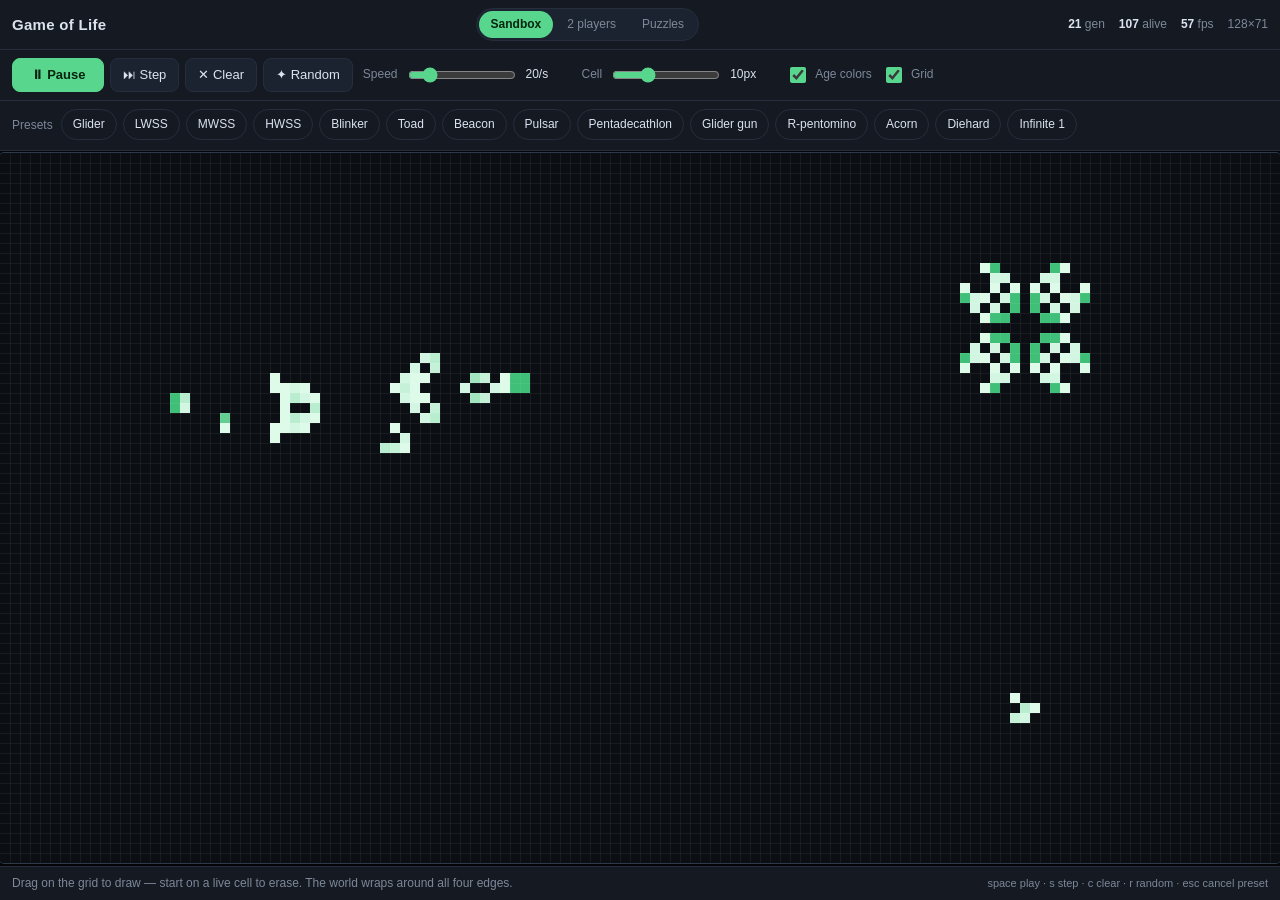
<file: index.html>
<!DOCTYPE html>
<html lang="en">
<head>
<meta charset="utf-8">
<meta name="viewport" content="width=device-width, initial-scale=1, maximum-scale=1, user-scalable=no, viewport-fit=cover">
<meta name="color-scheme" content="dark">
<title>Conway's Game of Life — infinite torus</title>
<meta name="theme-color" content="#141922">
<meta name="apple-mobile-web-app-capable" content="yes">
<meta name="apple-mobile-web-app-status-bar-style" content="black-translucent">
<meta name="apple-mobile-web-app-title" content="Life">
<link rel="icon" href="data:image/svg+xml,%3Csvg xmlns='http://www.w3.org/2000/svg' viewBox='0 0 5 5'%3E%3Crect width='5' height='5' fill='%230b0e13'/%3E%3Cg fill='%2358d68d'%3E%3Crect x='2' y='1' width='1' height='1'/%3E%3Crect x='3' y='2' width='1' height='1'/%3E%3Crect x='1' y='3' width='1' height='1'/%3E%3Crect x='2' y='3' width='1' height='1'/%3E%3Crect x='3' y='3' width='1' height='1'/%3E%3C/g%3E%3C/svg%3E">
<link rel="stylesheet" href="styles.css">
</head>
<body>
<div id="app">
  <header class="bar">
    <h1>Game of Life</h1>
    <nav class="modes">
      <a href="index.html" class="mode active" aria-current="page">Sandbox</a>
      <a href="versus.html" class="mode">2 players</a>
      <a href="puzzle.html" class="mode">Puzzles</a>
    </nav>
    <div class="stats">
      <span><b id="stat-gen">0</b> gen</span>
      <span><b id="stat-pop">0</b> alive</span>
      <span><b id="stat-fps">0</b> fps</span>
      <span class="dim" id="stat-size">0×0</span>
    </div>
  </header>

  <div class="bar controls">
    <div class="group">
      <button id="btn-play" class="primary" aria-label="Play / pause">▶ Play</button>
      <button id="btn-step" aria-label="Step one generation">⏭ Step</button>
      <button id="btn-clear" aria-label="Clear the grid">✕ Clear</button>
      <button id="btn-random" aria-label="Fill with random cells">✦ Random</button>
    </div>
    <label class="slider">
      <span>Speed</span>
      <input id="speed" type="range" min="1" max="121" value="20">
      <output id="speed-out">20/s</output>
    </label>
    <label class="slider">
      <span>Cell</span>
      <input id="cellsize" type="range" min="2" max="28" value="10">
      <output id="cellsize-out">10px</output>
    </label>
    <label class="check"><input id="agecolors" type="checkbox" checked><span>Age colors</span></label>
    <label class="check"><input id="gridlines" type="checkbox" checked><span>Grid</span></label>
  </div>

  <div class="bar presets">
    <span class="presets-label">Presets</span>
    <div id="preset-chips" class="chips"></div>
  </div>

  <main id="stage">
    <canvas id="view"></canvas>
  </main>

  <footer class="bar hint">
    <span id="hint">Drag on the grid to draw — start on a live cell to erase. The world wraps around all four edges.</span>
    <span class="dim keys">space play · s step · c clear · r random · esc cancel preset</span>
  </footer>
</div>
<script src="patterns.js"></script>
<script src="app.js"></script>
</body>
</html>
</file>
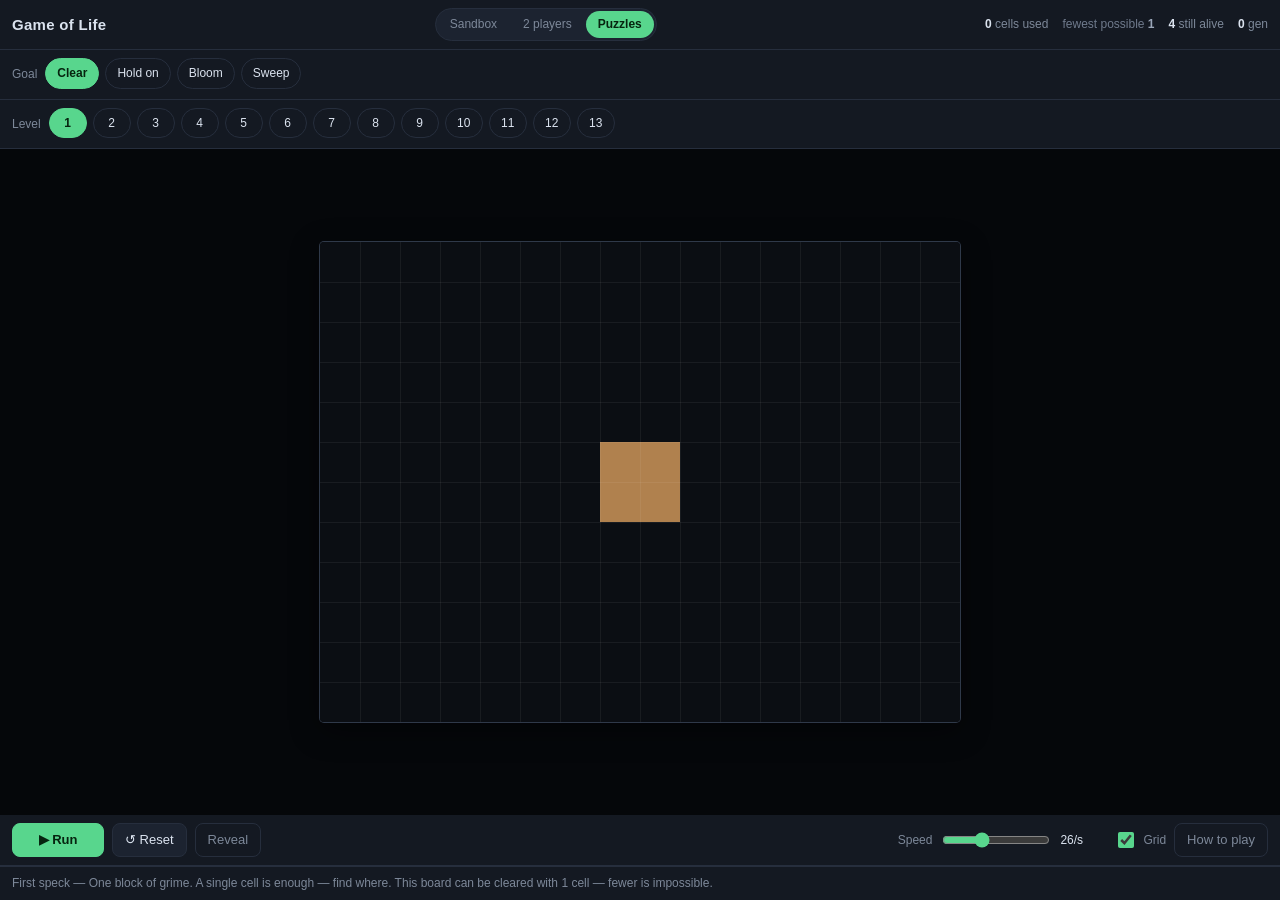
<file: game-of-life-puzzles.html>
<!DOCTYPE html>
<html lang="en">
<head>
<meta charset="utf-8">
<meta name="viewport" content="width=device-width, initial-scale=1, maximum-scale=1, user-scalable=no, viewport-fit=cover">
<meta name="color-scheme" content="dark">
<title>Game of Life — puzzles</title>
<meta name="theme-color" content="#141922">
<meta name="apple-mobile-web-app-capable" content="yes">
<meta name="apple-mobile-web-app-status-bar-style" content="black-translucent">
<meta name="apple-mobile-web-app-title" content="Life puzzles">
<link rel="icon" href="data:image/svg+xml,%3Csvg xmlns='http://www.w3.org/2000/svg' viewBox='0 0 5 5'%3E%3Crect width='5' height='5' fill='%230b0e13'/%3E%3Cg fill='%2358d68d'%3E%3Crect x='2' y='1' width='1' height='1'/%3E%3Crect x='3' y='2' width='1' height='1'/%3E%3Crect x='1' y='3' width='1' height='1'/%3E%3Crect x='2' y='3' width='1' height='1'/%3E%3Crect x='3' y='3' width='1' height='1'/%3E%3C/g%3E%3C/svg%3E">
<style>
:root {
  --bg: #0b0e13;
  --panel: #141922;
  --panel-2: #1c2330;
  --line: #262e3d;
  --text: #dbe3ef;
  --dim: #7d8899;
  --accent: #58d68d;
  --accent-ink: #06240f;
}

* { box-sizing: border-box; }

html, body {
  margin: 0;
  height: 100%;
  overflow: hidden;
  background: var(--bg);
  color: var(--text);
  font: 14px/1.4 ui-sans-serif, -apple-system, "Segoe UI", Roboto, Helvetica, Arial, sans-serif;
  -webkit-text-size-adjust: 100%;
  -webkit-tap-highlight-color: transparent;
  overscroll-behavior: none;
}

#app {
  display: flex;
  flex-direction: column;
  height: 100%;
  padding: env(safe-area-inset-top) env(safe-area-inset-right) env(safe-area-inset-bottom) env(safe-area-inset-left);
}

.bar {
  display: flex;
  align-items: center;
  gap: 10px;
  padding: 8px 12px;
  background: var(--panel);
  border-bottom: 1px solid var(--line);
  flex: 0 0 auto;
  flex-wrap: wrap;
}

header.bar { justify-content: space-between; }

h1 {
  margin: 0;
  font-size: 15px;
  font-weight: 650;
  letter-spacing: .02em;
}

.stats {
  display: flex;
  gap: 14px;
  font-variant-numeric: tabular-nums;
  color: var(--dim);
  font-size: 12px;
}
.stats b { color: var(--text); font-weight: 600; }
.dim { color: var(--dim); }

.group { display: flex; gap: 6px; }

button {
  font: inherit;
  font-size: 13px;
  color: var(--text);
  background: var(--panel-2);
  border: 1px solid var(--line);
  border-radius: 8px;
  padding: 7px 12px;
  cursor: pointer;
  touch-action: manipulation;
  white-space: nowrap;
}
button:hover { border-color: #3a465c; }
button:active { transform: translateY(1px); }
button.primary {
  background: var(--accent);
  border-color: var(--accent);
  color: var(--accent-ink);
  font-weight: 600;
  min-width: 92px;
}

.slider {
  display: flex;
  align-items: center;
  gap: 8px;
  font-size: 12px;
  color: var(--dim);
}
.slider input { width: 108px; accent-color: var(--accent); }
.slider output {
  color: var(--text);
  font-variant-numeric: tabular-nums;
  min-width: 46px;
}

.check {
  display: flex;
  align-items: center;
  gap: 6px;
  font-size: 12px;
  color: var(--dim);
  cursor: pointer;
}
.check input { accent-color: var(--accent); width: 16px; height: 16px; }

.presets { gap: 8px; flex-wrap: nowrap; }
.presets-label {
  font-size: 12px;
  color: var(--dim);
  flex: 0 0 auto;
}
.chips {
  display: flex;
  gap: 6px;
  overflow-x: auto;
  scrollbar-width: none;
  padding-bottom: 2px;
}
.chips::-webkit-scrollbar { display: none; }
.chip {
  flex: 0 0 auto;
  font-size: 12px;
  padding: 6px 11px;
  border-radius: 999px;
  background: transparent;
}
.chip.active {
  background: var(--accent);
  border-color: var(--accent);
  color: var(--accent-ink);
  font-weight: 600;
}

#stage {
  flex: 1 1 auto;
  min-height: 0;
  display: flex;
  align-items: center;
  justify-content: center;
  background: #05070a;
  overflow: hidden;
}

canvas {
  display: block;
  touch-action: none;
  cursor: crosshair;
  image-rendering: pixelated;
}

.hint {
  font-size: 12px;
  color: var(--dim);
  justify-content: space-between;
  border-bottom: none;
  border-top: 1px solid var(--line);
}
.hint .keys { font-size: 11px; }

@media (max-width: 720px) {
  .stats span:nth-child(4) { display: none; }
  .slider input { width: 84px; }
  .hint .keys { display: none; }
  button { padding: 8px 12px; }
}

/* ---------------------------------------------------------------- mode switch */
.modes {
  display: flex;
  gap: 2px;
  padding: 2px;
  background: var(--panel-2);
  border: 1px solid var(--line);
  border-radius: 999px;
  flex: 0 0 auto;
}
.mode {
  font-size: 12px;
  padding: 5px 12px;
  border-radius: 999px;
  color: var(--dim);
  text-decoration: none;
  white-space: nowrap;
}
.mode:hover { color: var(--text); }
.mode.active {
  background: var(--accent);
  color: var(--accent-ink);
  font-weight: 600;
}

/* ----------------------------------------------------------------- scoreboard */
.scoreboard {
  display: flex;
  gap: 8px;
  flex-wrap: wrap;
}
.side {
  display: flex;
  align-items: center;
  gap: 7px;
  padding: 4px 10px;
  border: 1px solid var(--line);
  border-radius: 8px;
  font-size: 12px;
  color: var(--dim);
  font-variant-numeric: tabular-nums;
  transition: border-color .15s, background .15s;
}
.side b { color: var(--text); font-weight: 600; }
.side .who { color: var(--text); font-weight: 600; }
.side .swatch {
  width: 10px; height: 10px;
  border-radius: 3px;
  flex: 0 0 auto;
}
#side-1 .swatch { background: #4d9ef0; }
#side-2 .swatch { background: #f0953d; }
#side-1.acting { border-color: #4d9ef0; background: rgba(77, 158, 240, .12); }
#side-2.acting { border-color: #f0953d; background: rgba(240, 149, 61, .12); }

/* ------------------------------------------------------------------- turn bar */
.turnbar { gap: 12px; }
.turn-label { font-size: 14px; font-weight: 600; }
.turn-sub { font-size: 12px; }
.spacer { flex: 1 1 auto; }
button:disabled { opacity: .45; cursor: default; }
button.ghost { background: transparent; color: var(--dim); }
.chip .cost {
  color: var(--dim);
  font-variant-numeric: tabular-nums;
  margin-left: 2px;
}
.chip.active .cost { color: inherit; opacity: .7; }
.presets.disabled { opacity: .4; pointer-events: none; }

/* -------------------------------------------------------------------- overlay */
#stage { position: relative; }
.overlay {
  position: fixed;
  inset: 0;
  display: flex;
  align-items: center;
  justify-content: center;
  background: rgba(5, 7, 10, .78);
  padding: 20px;
  z-index: 10;
}
.overlay.hidden { display: none; }
/* Result cards cover only the board, so the header, the mode switcher and the
   level chips stay reachable while one is up. Help panels stay properly modal. */
.overlay.inline { position: absolute; }
.card {
  background: var(--panel);
  border: 1px solid var(--line);
  border-radius: 14px;
  padding: 22px;
  max-width: 380px;
  text-align: center;
}
.card.wide { max-width: 560px; text-align: left; max-height: 80vh; overflow-y: auto; }
.card h2 { margin: 0 0 10px; font-size: 19px; }
.card p { margin: 0 0 18px; color: var(--dim); font-size: 13px; }
.card ul { margin: 0 0 18px; padding-left: 18px; color: var(--dim); font-size: 13px; }
.card li { margin-bottom: 9px; }
.card li b { color: var(--text); font-weight: 600; }

@media (max-width: 720px) {
  header.bar h1 { display: none; }
  .bar { padding: 6px 10px; gap: 8px; }
  .scoreboard { gap: 6px; }
  .side { padding: 4px 8px; gap: 5px; }
  .side .who { display: none; }
  /* keep the label, Done and Restart on one row; the round line drops below */
  .turnbar .spacer { display: none; }
  .turn-label {
    font-size: 13px;
    flex: 1 1 0;          /* zero basis, so the buttons never get wrapped off the row */
    min-width: 0;
    overflow: hidden;
    text-overflow: ellipsis;
    white-space: nowrap;
  }
  .turn-sub { width: 100%; order: 3; }
  /* one scrollable row rather than two stacked ones */
  .controls {
    flex-wrap: nowrap;
    overflow-x: auto;
    scrollbar-width: none;
  }
  .controls::-webkit-scrollbar { display: none; }
  .controls > * { flex: 0 0 auto; }
}

/* --------------------------------------------------------------------- puzzle */
.levels { gap: 8px; flex-wrap: nowrap; }
.levels .chip { min-width: 38px; text-align: center; }
.stats .over b { color: #f0953d; }
.stats .goal { color: #6f7a8c; }
.stats .goal b { color: #9aa6b8; }
.card-actions {
  display: flex;
  gap: 8px;
  justify-content: center;
}
/* the arena is bounded, unlike the other modes — the frame says so */
#stage canvas {
  border-radius: 4px;
  box-shadow: 0 0 0 1px #2f3949, 0 8px 30px rgba(0, 0, 0, .45);
}

/* --------------------------------------------------------- puzzle action bar */
.actions { gap: 8px; }
.actions .spacer { flex: 1 1 auto; }
@media (max-width: 720px) {
  .actions { flex-wrap: nowrap; overflow-x: auto; scrollbar-width: none; }
  .actions::-webkit-scrollbar { display: none; }
  .actions > * { flex: 0 0 auto; }
  .actions .spacer { display: none; }
}
</style>
</head>
<body>
<div id="app">
  <header class="bar">
    <h1>Game of Life</h1>
    <nav class="modes">
      <a href="https://pmomot.github.io/game-of-life/index.html" class="mode">Sandbox</a>
      <a href="https://pmomot.github.io/game-of-life/versus.html" class="mode">2 players</a>
      <a href="https://pmomot.github.io/game-of-life/puzzle.html" class="mode active" aria-current="page">Puzzles</a>
    </nav>
    <div class="stats" id="stats">
      <span><b id="s0v">0</b> <span id="s0l">cells used</span></span>
      <span class="goal"><span id="s1l">fewest possible</span> <b id="s1v">1</b></span>
      <span><b id="s2v">0</b> <span id="s2l">still alive</span></span>
      <span><b id="s3v">0</b> <span id="s3l">gen</span></span>
    </div>
  </header>

  <div class="bar levels">
    <span class="presets-label">Goal</span>
    <div id="goal-chips" class="chips"></div>
  </div>

  <div class="bar levels">
    <span class="presets-label">Level</span>
    <div id="level-chips" class="chips"></div>
  </div>

  <main id="stage">
    <canvas id="view"></canvas>
    <div id="result" class="overlay inline hidden">
      <div class="card">
        <h2 id="result-title">Clear</h2>
        <p id="result-body"></p>
        <div class="card-actions">
          <button id="btn-retry">Try again</button>
          <button id="btn-next" class="primary">Next level ▸</button>
        </div>
      </div>
    </div>
  </main>

  <div class="bar actions">
    <button id="btn-run" class="primary">▶ Run</button>
    <button id="btn-reset">↺ Reset</button>
    <button id="btn-reveal" class="ghost">Reveal</button>
    <span class="spacer"></span>
    <label class="slider">
      <span>Speed</span>
      <input id="speed" type="range" min="8" max="60" value="26">
      <output id="speed-out">26/s</output>
    </label>
    <label class="check"><input id="gridlines" type="checkbox" checked><span>Grid</span></label>
    <button id="btn-help" class="ghost">How to play</button>
  </div>

  <footer class="bar hint">
    <span id="hint"></span>
  </footer>

  <div id="help" class="overlay hidden">
    <div class="card wide">
      <h2>How to play</h2>
      <p id="help-goal"></p>
      <ul>
        <li><b>Add cells by tapping</b> empty squares, then press Run and let ordinary Life rules take over. Tap a cell again to take it back.</li>
        <li><b>Dirt</b> is the ochre stuff already on the board. You cannot remove it by hand — only Life can.</li>
        <li><b>Rock</b> is inert: nothing lives on it and you cannot build there.</li>
        <li><b>These boards do not wrap</b>, unlike the other two modes. Cells that reach an edge fall off, which is often exactly what you want.</li>
        <li><b>Clear, Hold on and Bloom targets are proven.</b> A solver tried every placement of one cell, then two, then three, and simulated each. When a board says one cell is enough, one cell really is enough — and when it says 55 is the most you can grow it to, nothing does better.</li>
        <li><b>Sweep targets are the best known</b>, not a proof: they come from searching gliders, spaceships and other patterns at every position. Beat one and you have found something the search missed.</li>
        <li><b>Level numbers</b> show ★ when you matched the target and ✓ when you finished short of it. Stuck? <b>Reveal</b> shows an answer, but the level is then marked as revealed rather than scored.</li>
      </ul>
      <button id="btn-help-close" class="primary">Got it</button>
    </div>
  </div>
</div>
<script>
/* levels.js */
/* Puzzle levels for all four goals. Generated by tools/emit-challenges.js —
   do not edit by hand.

   clear / hold / bloom targets are exhaustive results: tools/search.js tries
   every placement of k cells near the dirt, so "fewest possible" and "best
   possible" mean exactly that. Sweep targets are the best a search over
   pattern stamps could find, which is an honest best known rather than a
   proof — beating one is a real result.

   Map legend: '.' empty, 'o' dirt, '#' rock, '*' a cell that must be visited. */
window.LIFE_GOALS = {
  "clear": {
    "key": "clear",
    "name": "Clear",
    "verb": "fewest cells",
    "proven": true,
    "tagline": "Empty the board using as few cells of your own as you can."
  },
  "hold": {
    "key": "hold",
    "name": "Hold on",
    "verb": "fewest cells",
    "proven": true,
    "tagline": "Empty the board — but if only dirt is left alive, you have lost."
  },
  "bloom": {
    "key": "bloom",
    "name": "Bloom",
    "verb": "most alive",
    "proven": true,
    "tagline": "Add up to two cells and grow the board as large as you can by generation 40."
  },
  "sweep": {
    "key": "sweep",
    "name": "Sweep",
    "verb": "fewest generations",
    "proven": false,
    "tagline": "Every marked cell must be alive at least once. Take as few generations as you can."
  }
};
window.LIFE_LEVELS = {
  "clear": [
    {
      "key": "first-speck",
      "title": "First speck",
      "blurb": "One block of grime. A single cell is enough — find where.",
      "map": "................\n................\n................\n................\n................\n.......oo.......\n.......oo.......\n................\n................\n................\n................\n................",
      "par": 1,
      "solutions": 16,
      "gens": 5,
      "solution": [
        [
          6,
          3
        ]
      ]
    },
    {
      "key": "loose-change",
      "title": "Loose change",
      "blurb": "Three lumps, and still only one cell needed.",
      "map": "................\n................\n................\n...ooo....o.....\n..........o.....\n..........o.....\n.....oo.........\n....o..o........\n.....oo.........\n................\n................\n................",
      "par": 1,
      "solutions": 25,
      "gens": 22,
      "solution": [
        [
          5,
          1
        ]
      ]
    },
    {
      "key": "bedrock",
      "title": "Bedrock",
      "blurb": "Rock is inert: nothing lives there and you cannot build on it.",
      "map": "................\n................\n...ooo..........\n............o...\n.........o..o...\n....ooo..o..o...\n.........o......\n................\n................\n..##########....\n................\n................",
      "par": 1,
      "solutions": 22,
      "gens": 42,
      "solution": [
        [
          3,
          0
        ]
      ]
    },
    {
      "key": "odd-pair",
      "title": "Odd pair",
      "blurb": "This one wants two.",
      "map": "................\n................\n................\n...o............\n..o.o.......o...\n...o........o...\n............o...\n................\n................\n................\n................\n................",
      "par": 2,
      "solutions": 7,
      "gens": 34,
      "solution": [
        [
          4,
          1
        ],
        [
          2,
          2
        ]
      ]
    },
    {
      "key": "quarry",
      "title": "Quarry",
      "blurb": "Plenty of dirt, plenty of rock, two cells.",
      "map": "................\n..o.............\n.o.o..#.....oo..\n..o...#oo...oo..\n......o..o......\n......#oo.......\n......#.....o...\n......#.....o...\n............o...\n................\n................\n................",
      "par": 2,
      "solutions": 10,
      "gens": 14,
      "solution": [
        [
          10,
          1
        ],
        [
          2,
          2
        ]
      ]
    },
    {
      "key": "long-wall",
      "title": "Long wall",
      "blurb": "Five lumps split by a wall.",
      "map": "................\n.............o..\n..o.....o....o..\n.o.o....o#...o..\n..o.....o#......\n.........#......\n.........#..o...\n....oo...#..o...\n....o.o..#..o...\n.....o...#......\n.........#......\n................",
      "par": 2,
      "solutions": 13,
      "gens": 47,
      "solution": [
        [
          11,
          2
        ],
        [
          2,
          6
        ]
      ]
    },
    {
      "key": "bullseye",
      "title": "Bullseye",
      "blurb": "Two lumps, one cell, one place it can go.",
      "map": "................\n................\n................\n................\n................\n..o.............\n.o.o....ooo.....\n..o.............\n................\n................\n................\n................",
      "par": 1,
      "solutions": 1,
      "gens": 49,
      "solution": [
        [
          2,
          6
        ]
      ]
    },
    {
      "key": "hairline",
      "title": "Hairline",
      "blurb": "Eight cells of dirt and exactly one answer.",
      "map": "................\n....oo..........\n....o.o.........\n.....o..........\n................\n................\n.ooo............\n................\n................\n................\n................\n................",
      "par": 1,
      "solutions": 1,
      "gens": 26,
      "solution": [
        [
          3,
          4
        ]
      ]
    },
    {
      "key": "split",
      "title": "Split",
      "blurb": "The wall separates them. One cell still does both.",
      "map": "................\n.........#......\n.........#......\n.........#......\n.....oo..#......\n.....o.o........\n......o.........\n................\n................\n........ooo.....\n................\n................",
      "par": 1,
      "solutions": 1,
      "gens": 15,
      "solution": [
        [
          8,
          7
        ]
      ]
    },
    {
      "key": "housekeeping",
      "title": "Housekeeping",
      "blurb": "Five lumps, eighteen cells of dirt, one cell of yours.",
      "map": "................\n.oo.............\n.oo........o....\n..........o.o...\n...........o....\n.....o..........\n.....o..........\n.oo..o..........\n.oo.......ooo...\n................\n................\n................",
      "par": 1,
      "solutions": 1,
      "gens": 71,
      "solution": [
        [
          7,
          7
        ]
      ]
    },
    {
      "key": "slow-burn",
      "title": "Slow burn",
      "blurb": "One cell, and well over a hundred generations of fallout.",
      "map": "................\n...ooo...oo.....\n.........oo#....\n...........#....\n...........#....\n...........#....\n................\n..........o.....\n.....oo...o.....\n.....oo...o.....\n................\n................",
      "par": 1,
      "solutions": 1,
      "gens": 137,
      "solution": [
        [
          9,
          8
        ]
      ]
    },
    {
      "key": "through-wall",
      "title": "Through the wall",
      "blurb": "Two cells. Only one pair in the whole board works.",
      "map": "................\n................\n.......o........\n.......o........\n.......o........\n.##########.....\n................\n.....o..........\n....o.o.........\n.....o..........\n................\n................",
      "par": 2,
      "solutions": 1,
      "gens": 64,
      "solution": [
        [
          6,
          6
        ],
        [
          6,
          7
        ]
      ]
    },
    {
      "key": "two-of-a-kind",
      "title": "Two of a kind",
      "blurb": "Symmetrical, and no kinder for it.",
      "map": "................\n........#.......\n.....o..#.o.....\n....o.o.#.o.....\n.....o..#.o.....\n........#.......\n........#.......\n........#.......\n................\n................\n................\n................",
      "par": 2,
      "solutions": 1,
      "gens": 84,
      "solution": [
        [
          5,
          3
        ],
        [
          9,
          3
        ]
      ]
    }
  ],
  "hold": [
    {
      "key": "hold-footing",
      "title": "Footing",
      "blurb": "Same idea as Clear, one extra rule: your own cells must outlast the dirt.",
      "map": "................\n........ooo.....\n................\n................\n...........ooo..\n................\n................\n................\n................\n................\n................\n................",
      "par": 2,
      "solutions": 9,
      "gens": 6,
      "solution": [
        [
          8,
          0
        ],
        [
          10,
          4
        ]
      ]
    },
    {
      "key": "hold-relay",
      "title": "Relay",
      "blurb": "Your lineage has to carry all the way to the end.",
      "map": "................\n................\n................\n.o..ooo.........\n.o..............\n.o..............\n................\n................\n................\n................\n................\n................",
      "par": 2,
      "solutions": 10,
      "gens": 10,
      "solution": [
        [
          1,
          2
        ],
        [
          6,
          2
        ]
      ]
    },
    {
      "key": "hold-bedrock",
      "title": "Bedrock again",
      "blurb": "You have cleared this board before. Now keep a cell of your own alive while you do it.",
      "map": "................\n................\n...ooo..........\n............o...\n.........o..o...\n....ooo..o..o...\n.........o......\n................\n................\n..##########....\n................\n................",
      "par": 2,
      "solutions": 9,
      "gens": 93,
      "solution": [
        [
          3,
          1
        ],
        [
          3,
          3
        ]
      ]
    },
    {
      "key": "hold-tenant",
      "title": "Tenant",
      "blurb": "Stay on the board.",
      "map": "................\n...ooo...oo.....\n........o..o....\n.........o.o....\n..........o.....\n................\n................\n................\n................\n................\n................\n................",
      "par": 2,
      "solutions": 8,
      "gens": 25,
      "solution": [
        [
          5,
          0
        ],
        [
          5,
          2
        ]
      ]
    },
    {
      "key": "hold-thread",
      "title": "By a thread",
      "blurb": "One pair of cells in the whole board manages it.",
      "map": "................\n................\n.o..............\n.o..............\n.o..............\n.....oo.........\n.....o.o........\n......o.........\n..........ooo...\n................\n................\n................",
      "par": 2,
      "solutions": 1,
      "gens": 18,
      "solution": [
        [
          9,
          6
        ],
        [
          9,
          8
        ]
      ]
    },
    {
      "key": "hold-wall",
      "title": "Last one out",
      "blurb": "Through the wall, and still standing at the end.",
      "map": "................\n................\n.......o........\n.......o........\n.......o........\n.##########.....\n................\n.....o..........\n....o.o.........\n.....o..........\n................\n................",
      "par": 2,
      "solutions": 1,
      "gens": 64,
      "solution": [
        [
          6,
          6
        ],
        [
          6,
          7
        ]
      ]
    }
  ],
  "bloom": [
    {
      "key": "bloom-sparks",
      "title": "Sparks",
      "blurb": "Two cells. Make as much life as you can by generation 40.",
      "map": "................\n....oo..........\n....o.o.........\n.....o..........\n................\n................\n.ooo............\n................\n................\n................\n................\n................",
      "gensLimit": 40,
      "budget": 2,
      "untouched": 8,
      "par": 55,
      "solution": [
        [
          5,
          2
        ],
        [
          2,
          5
        ]
      ]
    },
    {
      "key": "bloom-tinder",
      "title": "Tinder",
      "blurb": "The board barely changes on its own. Light it.",
      "map": "................\n................\n......ooo.......\n................\n.ooo............\n......ooo.......\n...........o....\n...........o....\n...........o....\n................\n................\n................",
      "gensLimit": 40,
      "budget": 2,
      "untouched": 10,
      "par": 64,
      "solution": [
        [
          13,
          5
        ],
        [
          7,
          6
        ]
      ]
    },
    {
      "key": "bloom-thicket",
      "title": "Thicket",
      "blurb": "Fourteen cells of dirt, sitting still.",
      "map": "................\n................\n..oo...oo.......\n.o..o..oo.......\n..o.o...........\n...o............\n................\n................\n................\n.......ooo......\n................\n................",
      "gensLimit": 40,
      "budget": 2,
      "untouched": 14,
      "par": 66,
      "solution": [
        [
          10,
          2
        ],
        [
          7,
          5
        ]
      ]
    },
    {
      "key": "bloom-orchard",
      "title": "Orchard",
      "blurb": "Nineteen already alive. Can you triple it?",
      "map": "................\n.o.........oo...\n.o.........o.o..\n.o..........o...\n................\n......o.........\n.oo...o....ooo..\n.o.o..o.........\n..o.............\n................\n................\n................",
      "gensLimit": 40,
      "budget": 2,
      "untouched": 19,
      "par": 70,
      "solution": [
        [
          12,
          4
        ],
        [
          4,
          5
        ]
      ]
    },
    {
      "key": "bloom-wildfire",
      "title": "Wildfire",
      "blurb": "The biggest swing on the board — from ten cells to sixty-odd.",
      "map": "................\n...........oo...\n..........o..o..\n...........o.o..\n.....ooo....o...\n................\n................\n................\n................\n................\n................\n................",
      "gensLimit": 40,
      "budget": 2,
      "untouched": 10,
      "par": 65,
      "solution": [
        [
          7,
          3
        ],
        [
          7,
          5
        ]
      ]
    }
  ],
  "sweep": [
    {
      "key": "sweep-band",
      "title": "Narrow band",
      "blurb": "Every marked cell has to be alive at least once. Fewer generations is better.",
      "map": "................\n................\n................\n....********....\n....********....\n....********....\n................\n................\n................\n................\n................\n................",
      "budget": 6,
      "targets": 24,
      "par": 13,
      "bestWhat": "rpent",
      "bestUsed": 5,
      "solution": [
        [
          9,
          4
        ],
        [
          10,
          4
        ],
        [
          8,
          5
        ],
        [
          9,
          5
        ],
        [
          9,
          6
        ]
      ]
    },
    {
      "key": "sweep-chamber",
      "title": "The chamber",
      "blurb": "A sealed room. Something in there has to touch every square.",
      "map": "................\n..############..\n..#**********#..\n..#**********#..\n..#**********#..\n..#**********#..\n..#**********#..\n..#**********#..\n..############..\n................\n................\n................",
      "budget": 8,
      "targets": 60,
      "par": 41,
      "bestWhat": "rpent",
      "bestUsed": 5,
      "solution": [
        [
          11,
          4
        ],
        [
          12,
          4
        ],
        [
          10,
          5
        ],
        [
          11,
          5
        ],
        [
          11,
          6
        ]
      ]
    },
    {
      "key": "sweep-diagonal",
      "title": "Diagonal run",
      "blurb": "A long slanted stripe, corner to corner.",
      "map": "****............\n.****...........\n..****..........\n...****.........\n....****........\n.....****.......\n......****......\n.......****.....\n........****....\n.........****...\n..........****..\n...........****.",
      "budget": 6,
      "targets": 48,
      "par": 48,
      "bestWhat": "rpent",
      "bestUsed": 5,
      "solution": [
        [
          13,
          5
        ],
        [
          14,
          5
        ],
        [
          12,
          6
        ],
        [
          13,
          6
        ],
        [
          13,
          7
        ]
      ]
    },
    {
      "key": "sweep-hall",
      "title": "The long hall",
      "blurb": "Wide open and too big to fill by hand. Something needs to travel.",
      "map": "................\n.##############.\n.*************..\n.*************..\n.*************..\n.*************..\n.*************..\n.##############.\n................\n................\n................\n................",
      "budget": 12,
      "targets": 65,
      "par": 23,
      "bestWhat": "lwss",
      "bestUsed": 9,
      "solution": [
        [
          12,
          2
        ],
        [
          15,
          2
        ],
        [
          11,
          3
        ],
        [
          11,
          4
        ],
        [
          15,
          4
        ],
        [
          11,
          5
        ],
        [
          12,
          5
        ],
        [
          13,
          5
        ],
        [
          14,
          5
        ]
      ]
    },
    {
      "key": "sweep-pillars",
      "title": "Pillars",
      "blurb": "Three bays behind stone. One seed cannot reach them all.",
      "map": "................\n................\n.***#***#***....\n.***#***#***....\n.***#***#***....\n.***#***#***....\n.***#***#***....\n................\n................\n................\n................\n................",
      "budget": 12,
      "targets": 45,
      "par": 40,
      "bestWhat": "rpent+diehard",
      "bestUsed": 12,
      "solution": [
        [
          1,
          8
        ],
        [
          1,
          9
        ],
        [
          2,
          7
        ],
        [
          2,
          8
        ],
        [
          3,
          8
        ],
        [
          12,
          4
        ],
        [
          6,
          3
        ],
        [
          7,
          3
        ],
        [
          7,
          2
        ],
        [
          11,
          2
        ],
        [
          12,
          2
        ],
        [
          13,
          2
        ]
      ]
    }
  ]
};
/* puzzle.js */
/* Puzzle modes. Four goals over the same engine: bounded Life with cell
   ownership, where your cells and the dirt are told apart by colour.

   Unlike the other two modes these boards do not wrap. A torus would make an
   escaping glider immortal, so a board could never be emptied or settle.

   Targets come from tools/ and are re-checked there on every build: clear,
   hold and bloom are exhaustive results, sweep is a best known. */
(() => {
'use strict';

const GOALS = window.LIFE_GOALS;
const SETS = window.LIFE_LEVELS;
const ORDER = ['clear', 'hold', 'bloom', 'sweep'];
const BUDGET = 400;                  // generations before an attempt is abandoned
const STORE = 'gol-puzzle-best';

/* -------------------------------------------------------------------- paint */
const PALETTE = {
  dead: '#0b0e13',
  rock: '#333c4f',
  target: '#1b4150',                 // a square that still needs visiting
  visited: '#2e6b5f',                // ...and one that has been
  mine: { fresh: '#eafff2', base: '#58d68d' },
  dirt: { fresh: '#f0dcc4', base: '#b0814e' },
};
const SETTLE = 12;
const hex = h => { const n = parseInt(h.slice(1), 16); return [n >> 16 & 255, n >> 8 & 255, n & 255]; };
const pack = ([r, g, b]) => (255 << 24 | b << 16 | g << 8 | r) >>> 0;
const mix = (a, b, t) => a.map((v, i) => Math.round(v + (b[i] - v) * t));
const DEAD_U32 = pack(hex(PALETTE.dead)), ROCK_U32 = pack(hex(PALETTE.rock));
const TARGET_U32 = pack(hex(PALETTE.target)), VISITED_U32 = pack(hex(PALETTE.visited));
const LUT = (() => {
  const lut = new Uint32Array(512);
  [PALETTE.mine, PALETTE.dirt].forEach((side, s) => {
    const f = hex(side.fresh), b = hex(side.base);
    for (let i = 0; i < 256; i++) lut[s * 256 + i] = pack(mix(f, b, Math.min(i, SETTLE) / SETTLE));
  });
  return lut;
})();

/* ----------------------------------------------------------------------- dom */
const $ = id => document.getElementById(id);
const stage = $('stage'), canvas = $('view'), ctx = canvas.getContext('2d', { alpha: false });
const elHint = $('hint'), elRun = $('btn-run');

/* --------------------------------------------------------------------- state */
let goalKey = 'clear', level = null, levelIndex = 0;
let cols = 0, rows = 0, cellPx = 10, dpr = 1;
let own, nown, ages, rock, target, seen, prev1, prev2;
let phase = 'edit';                  // 'edit' | 'run' | 'done'
let used = 0, generation = 0, population = 0, mine = 0, covered = 0, needed = 0;
let revealed = false, dirty = true, showGrid = true, speed = 26;
const off = document.createElement('canvas');
const offCtx = off.getContext('2d', { alpha: false });
let imgData = null, buf32 = null;

const goal = () => GOALS[goalKey];
const budgetOf = () => level.budget || 0;                    // 0 = unlimited
const lowerIsBetter = () => goalKey !== 'bloom';
const scoreOf = () => goalKey === 'bloom' ? population : goalKey === 'sweep' ? generation : used;

const best = (() => { try { return JSON.parse(localStorage.getItem(STORE)) || {}; } catch { return {}; } })();
const saveBest = () => { try { localStorage.setItem(STORE, JSON.stringify(best)); } catch { /* private mode */ } };
const bestKey = l => `${goalKey}:${l.key}`;

/* --------------------------------------------------------------------- setup */
function loadLevel(i) {
  clearFlash();
  levelIndex = i;
  level = SETS[goalKey][i];
  const lines = level.map.split('\n');
  rows = lines.length;
  cols = Math.max(...lines.map(l => l.length));
  const n = cols * rows;
  own = new Uint8Array(n); nown = new Uint8Array(n); ages = new Uint8Array(n);
  rock = new Uint8Array(n); target = new Uint8Array(n); seen = new Uint8Array(n);
  prev1 = new Uint8Array(n); prev2 = new Uint8Array(n);
  needed = 0;
  for (let y = 0; y < rows; y++)
    for (let x = 0; x < lines[y].length; x++) {
      const c = lines[y][x], j = y * cols + x;
      if (c === 'o' || c === 'O') { own[j] = 2; ages[j] = 255; }
      else if (c === '#') rock[j] = 1;
      else if (c === '*') { target[j] = 1; needed++; }
      else if (c === '@') { target[j] = 1; needed++; own[j] = 2; ages[j] = 255; }
    }
  off.width = cols; off.height = rows;
  imgData = offCtx.createImageData(cols, rows);
  buf32 = new Uint32Array(imgData.data.buffer);

  phase = 'edit'; used = 0; generation = 0; revealed = false; covered = 0;
  countPopulation();
  $('result').classList.add('hidden');
  buildChips();
  applyLabels();
  layout();
  syncUI();
}

const resetLevel = () => loadLevel(levelIndex);

function selectGoal(key) {
  goalKey = key;
  buildGoalChips();
  loadLevel(0);
}

function layout() {
  const availW = Math.max(80, stage.clientWidth - 16), availH = Math.max(80, stage.clientHeight - 16);
  dpr = Math.min(window.devicePixelRatio || 1, 2);
  cellPx = Math.min(40, Math.max(4, Math.floor(Math.min(availW / cols, availH / rows))));
  canvas.style.width = cols * cellPx + 'px';
  canvas.style.height = rows * cellPx + 'px';
  canvas.width = Math.round(cols * cellPx * dpr);
  canvas.height = Math.round(rows * cellPx * dpr);
  ctx.imageSmoothingEnabled = false;
  dirty = true;
}

/* ---------------------------------------------------------------- simulation */
/* Bounded board: out of bounds counts as dead, rock counts as dead and never
   holds a cell. A newborn takes the colour of the majority of its parents, so
   you can watch your own cells spread through the dirt. */
function step() {
  const w = cols, h = rows, o = own, no = nown;
  let pop = 0, mn = 0;
  for (let y = 0; y < h; y++) {
    const y0 = y > 0, y1 = y < h - 1;
    for (let x = 0; x < w; x++) {
      const i = y * w + x;
      if (rock[i]) { no[i] = 0; ages[i] = 0; continue; }
      const x0 = x > 0, x1 = x < w - 1;
      let n = 0, a = 0;
      const t = j => { const v = o[j]; if (v) { n++; if (v === 1) a++; } };
      if (y0) { if (x0) t(i - w - 1); t(i - w); if (x1) t(i - w + 1); }
      if (x0) t(i - 1); if (x1) t(i + 1);
      if (y1) { if (x0) t(i + w - 1); t(i + w); if (x1) t(i + w + 1); }
      const self = o[i];
      let v = 0;
      if (self) { if (n === 2 || n === 3) v = self; }
      else if (n === 3) v = a >= 2 ? 1 : 2;
      no[i] = v;
      ages[i] = v && v === self ? (ages[i] < 255 ? ages[i] + 1 : 255) : 0;
      if (v) { pop++; if (v === 1) mn++; }
    }
  }
  const t = own; own = nown; nown = t;
  population = pop; mine = mn;
  generation++;
  dirty = true;
}

function countPopulation() {
  let p = 0, m = 0;
  for (let i = 0, n = cols * rows; i < n; i++) if (own[i]) { p++; if (own[i] === 1) m++; }
  population = p; mine = m;
}

function markSeen() {
  for (let i = 0, n = cols * rows; i < n; i++)
    if (own[i] && target[i] && !seen[i]) { seen[i] = 1; covered++; dirty = true; }
}

const settled = () => {
  const n = cols * rows;
  let s1 = true, s2 = true;
  for (let i = 0; i < n; i++) {
    if (own[i] !== prev1[i]) s1 = false;
    if (own[i] !== prev2[i]) s2 = false;
    if (!s1 && !s2) return false;
  }
  return true;
};

/* -------------------------------------------------------------------- drawing */
function render() {
  const n = cols * rows;
  for (let i = 0; i < n; i++) {
    const v = own[i];
    buf32[i] = v ? LUT[(v - 1) * 256 + ages[i]]
      : rock[i] ? ROCK_U32
      : target[i] ? (seen[i] ? VISITED_U32 : TARGET_U32)
      : DEAD_U32;
  }
  offCtx.putImageData(imgData, 0, 0);
  ctx.drawImage(off, 0, 0, cols, rows, 0, 0, canvas.width, canvas.height);
  const px = canvas.width / cols;
  if (showGrid && px / dpr >= 6) {
    ctx.strokeStyle = 'rgba(255,255,255,0.06)';
    ctx.lineWidth = 1;
    ctx.beginPath();
    for (let x = 1; x < cols; x++) { const gx = Math.round(x * px) + 0.5; ctx.moveTo(gx, 0); ctx.lineTo(gx, canvas.height); }
    const py = canvas.height / rows;
    for (let y = 1; y < rows; y++) { const gy = Math.round(y * py) + 0.5; ctx.moveTo(0, gy); ctx.lineTo(canvas.width, gy); }
    ctx.stroke();
  }
}

/* ---------------------------------------------------------------------- input */
canvas.addEventListener('pointerdown', ev => {
  if (phase !== 'edit') return;
  ev.preventDefault();
  const r = canvas.getBoundingClientRect();
  const x = Math.floor((ev.clientX - r.left) / (r.width / cols));
  const y = Math.floor((ev.clientY - r.top) / (r.height / rows));
  if (x < 0 || y < 0 || x >= cols || y >= rows) return;
  const i = y * cols + x;
  if (rock[i]) { flash('Nothing can live on rock.'); return; }
  if (own[i] === 2) { flash('That is dirt — only Life can shift it.'); return; }
  if (own[i] === 1) { own[i] = 0; used--; population--; mine--; }
  else {
    const cap = budgetOf();
    if (cap && used >= cap) { flash(`This level gives you ${cap} cells. Take one back first.`); return; }
    own[i] = 1; ages[i] = 0; used++; population++; mine++;
  }
  dirty = true;
  syncUI();
});
canvas.addEventListener('contextmenu', ev => ev.preventDefault());

/* ----------------------------------------------------------------------- flow */
function startRun() {
  clearFlash();
  if (used === 0) { flash('Add at least one cell first.'); return; }
  phase = 'run';
  generation = 0;
  covered = 0; seen.fill(0);
  if (goalKey === 'sweep') markSeen();
  prev1.set(own); prev2.set(own);
  acc = 0; last = performance.now();
  syncUI();
}

const stopRun = () => { phase = 'edit'; syncUI(); };

/* One generation plus this goal's verdict. The order of these checks mirrors
   tools/engine.js exactly, so the numbers in the game and the numbers the
   solver proved are the same numbers. */
function tick() {
  prev2.set(prev1); prev1.set(own);
  step();
  if (goalKey === 'sweep') markSeen();

  if (goalKey === 'bloom') {
    if (generation >= level.gensLimit) finish(true);
    return;
  }
  if (goalKey === 'sweep') {
    if (covered === needed) return finish(true);
    if (population === 0) return finish(false, `Everything died at generation ${generation} with ${needed - covered} square${needed - covered === 1 ? '' : 's'} never visited.`);
    if (settled()) return finish(false, `The board settled at generation ${generation} with ${needed - covered} square${needed - covered === 1 ? '' : 's'} never visited, so it can never reach them.`);
    if (generation >= BUDGET) return finish(false, `Still going after ${BUDGET} generations, ${needed - covered} square${needed - covered === 1 ? '' : 's'} short.`);
    return;
  }
  if (population === 0) return finish(true);
  if (goalKey === 'hold' && mine === 0)
    return finish(false, `Your last cell died at generation ${generation} and only dirt is left. In this mode that is a loss, even though the board might still have cleared.`);
  if (settled()) return finish(false, `The board settled after ${generation} generations and will never die on its own. Reset and try a different placement.`);
  if (generation >= BUDGET) return finish(false, `Still going after ${BUDGET} generations. Reset and try a different placement.`);
}

function finish(won, reason) {
  clearFlash();
  phase = 'done';
  const par = level.par;
  const score = scoreOf();
  const matched = lowerIsBetter() ? score <= par : score >= par;
  const beat = goalKey === 'sweep' && score < par;

  if (won && !revealed) {
    const k = bestKey(level), prev = best[k];
    if (prev === undefined || (lowerIsBetter() ? score < prev : score > prev)) { best[k] = score; saveBest(); }
  }

  $('result-title').textContent = !won ? (goalKey === 'hold' && reason && reason.startsWith('Your last cell') ? 'Only dirt left' : 'Not clear')
    : revealed ? 'Revealed'
    : beat ? 'A new best'
    : matched ? 'Perfect'
    : 'Done';

  const cells = n => `${n} cell${n === 1 ? '' : 's'}`;
  let body;
  if (!won) body = reason;
  else if (revealed) body = `That is one answer, using ${cells(used)}. Reset and find it yourself to record a score.`;
  else if (goalKey === 'bloom')
    body = matched
      ? `${population} alive at generation ${level.gensLimit}, from ${level.untouched} if you had left it alone. That is the most this board can reach with two cells.`
      : `${population} alive at generation ${level.gensLimit}, up from ${level.untouched} untouched. Two cells can reach ${par}.`;
  else if (goalKey === 'sweep')
    body = beat
      ? `Every square visited in ${generation} generations — better than the ${par} the search found. Nicely done.`
      : matched
        ? `Every square visited in ${generation} generations, matching the best known.`
        : `Every square visited in ${generation} generations, with ${cells(used)}. The best known is ${par}.`;
  else
    body = matched
      ? `Cleared with ${cells(used)} in ${generation} generations, which is the fewest this board can be cleared with. Nothing wasted.`
      : `Cleared with ${cells(used)} in ${generation} generations. It can be done with ${cells(par)}.`;

  $('result-body').textContent = body;
  $('btn-next').disabled = levelIndex >= SETS[goalKey].length - 1;
  $('result').classList.remove('hidden');
  buildChips();
  syncUI();
}

function reveal() {
  resetLevel();
  revealed = true;
  for (const [x, y] of level.solution) {
    const i = y * cols + x;
    if (!own[i] && !rock[i]) { own[i] = 1; ages[i] = 0; used++; population++; mine++; }
  }
  dirty = true;
  flash(`One answer, using ${used} cell${used === 1 ? '' : 's'}. Press Run to watch it.`);
  syncUI();
}

/* --------------------------------------------------------------------- chrome */
function buildGoalChips() {
  const box = $('goal-chips');
  box.innerHTML = '';
  for (const key of ORDER) {
    const g = GOALS[key];
    const b = document.createElement('button');
    b.className = 'chip' + (key === goalKey ? ' active' : '');
    b.textContent = g.name;
    b.title = g.tagline;
    b.onclick = () => selectGoal(key);
    box.appendChild(b);
  }
}

function buildChips() {
  const box = $('level-chips');
  box.innerHTML = '';
  SETS[goalKey].forEach((l, i) => {
    const b = document.createElement('button');
    b.className = 'chip' + (i === levelIndex ? ' active' : '');
    const score = best[`${goalKey}:${l.key}`];
    const hit = score !== undefined && (lowerIsBetter() ? score <= l.par : score >= l.par);
    b.textContent = `${i + 1}${score === undefined ? '' : hit ? ' ★' : ' ✓'}`;
    b.title = score === undefined ? l.title : `${l.title} — your best ${score}, target ${l.par}`;
    b.onclick = () => loadLevel(i);
    box.appendChild(b);
  });
}

/* Each goal measures something different, so the header relabels itself. */
function applyLabels() {
  const cap = budgetOf();
  const set = (n, label) => { $('s' + n + 'l').textContent = label; };
  set(0, cap ? `of ${cap} cells used` : 'cells used');
  if (goalKey === 'bloom') { set(1, 'best possible'); set(2, 'alive'); set(3, `of ${level.gensLimit} gen`); }
  else if (goalKey === 'sweep') { set(1, 'best known'); set(2, `of ${needed} visited`); set(3, 'gen'); }
  else { set(1, 'fewest possible'); set(2, 'still alive'); set(3, 'gen'); }
}

let flashTimer = 0, flashing = false;
function flash(msg) {
  elHint.textContent = msg;
  flashing = true;
  clearTimeout(flashTimer);
  flashTimer = setTimeout(() => { flashing = false; restoreHint(); }, 2800);
}
function clearFlash() { flashing = false; clearTimeout(flashTimer); }

function restoreHint() {
  if (flashing) return;                        // a message is up; do not talk over it
  if (phase === 'run') { elHint.textContent = runningLine(); return; }
  if (phase === 'done') { elHint.textContent = 'Reset to try again, or pick another level.'; return; }
  elHint.textContent = `${level.title} — ${level.blurb} ${aimLine()}`;
}

function runningLine() {
  if (goalKey === 'bloom') return 'Growing — the count that matters is the one at the end.';
  if (goalKey === 'sweep') return 'Sweeping — every marked square has to light up at least once.';
  if (goalKey === 'hold') return 'Running — clear the dirt, and keep a cell of your own alive while you do it.';
  return 'Running — every cell has to go, including yours.';
}

function aimLine() {
  const cap = budgetOf();
  if (goalKey === 'bloom') return `Up to ${cap} cells; the most this board can reach is ${level.par} alive at generation ${level.gensLimit}.`;
  if (goalKey === 'sweep') return `Up to ${cap} cells; the best known is ${level.par} generations.`;
  return `This board can be cleared with ${level.par} cell${level.par === 1 ? '' : 's'} — fewer is impossible.`;
}

function syncUI() {
  $('s0v').textContent = used;
  $('s1v').textContent = level.par;
  $('s2v').textContent = goalKey === 'sweep' ? covered : population;
  $('s3v').textContent = generation;
  $('s0v').parentElement.classList.toggle('over', !!budgetOf() && used > budgetOf());
  elRun.textContent = phase === 'run' ? '⏸ Stop' : '▶ Run';
  elRun.disabled = phase === 'done';
  $('btn-reveal').disabled = phase === 'run';
  $('help-goal').textContent = goal().tagline;
  restoreHint();
}

elRun.onclick = () => (phase === 'run' ? stopRun() : startRun());
$('btn-reset').onclick = resetLevel;
$('btn-reveal').onclick = reveal;
$('btn-retry').onclick = resetLevel;
$('btn-next').onclick = () => loadLevel(Math.min(SETS[goalKey].length - 1, levelIndex + 1));
$('btn-help').onclick = () => $('help').classList.remove('hidden');
$('btn-help-close').onclick = () => $('help').classList.add('hidden');
$('help').addEventListener('click', ev => { if (ev.target.id === 'help') $('help').classList.add('hidden'); });

const elSpeed = $('speed'), elSpeedOut = $('speed-out');
elSpeed.oninput = () => { speed = +elSpeed.value; elSpeedOut.textContent = speed + '/s'; };
$('gridlines').onchange = e => { showGrid = e.target.checked; dirty = true; };

window.addEventListener('keydown', ev => {
  if (ev.target.tagName === 'INPUT') return;
  const k = ev.key.toLowerCase();
  if (k === ' ' || k === 'enter') { ev.preventDefault(); if (phase !== 'done') elRun.click(); }
  else if (k === 'r') resetLevel();
  else if (k === 'escape') { $('help').classList.add('hidden'); $('result').classList.add('hidden'); }
  else if (k === 'n' && phase === 'done') $('btn-next').click();
});

/* ----------------------------------------------------------------------- loop */
let acc = 0, last = performance.now();
function frame(now) {
  const dt = Math.min(now - last, 250);
  last = now;
  if (phase === 'run') {
    acc += dt;
    const interval = 1000 / speed;
    let guard = 6;
    while (acc >= interval && phase === 'run' && guard-- > 0) { tick(); acc -= interval; }
    if (acc > interval * 6) acc = 0;
    syncUI();
  }
  if (dirty) { render(); dirty = false; }
  requestAnimationFrame(frame);
}

/* ---------------------------------------------------------------------- start */
let resizeTimer = 0;
const onResize = () => { clearTimeout(resizeTimer); resizeTimer = setTimeout(layout, 80); };
if (window.ResizeObserver) new ResizeObserver(onResize).observe(stage);
window.addEventListener('resize', onResize);
window.addEventListener('orientationchange', onResize);

elSpeedOut.textContent = speed + '/s';
buildGoalChips();
loadLevel(0);
requestAnimationFrame(frame);
})();
</script>

</body>
</html>
</file>
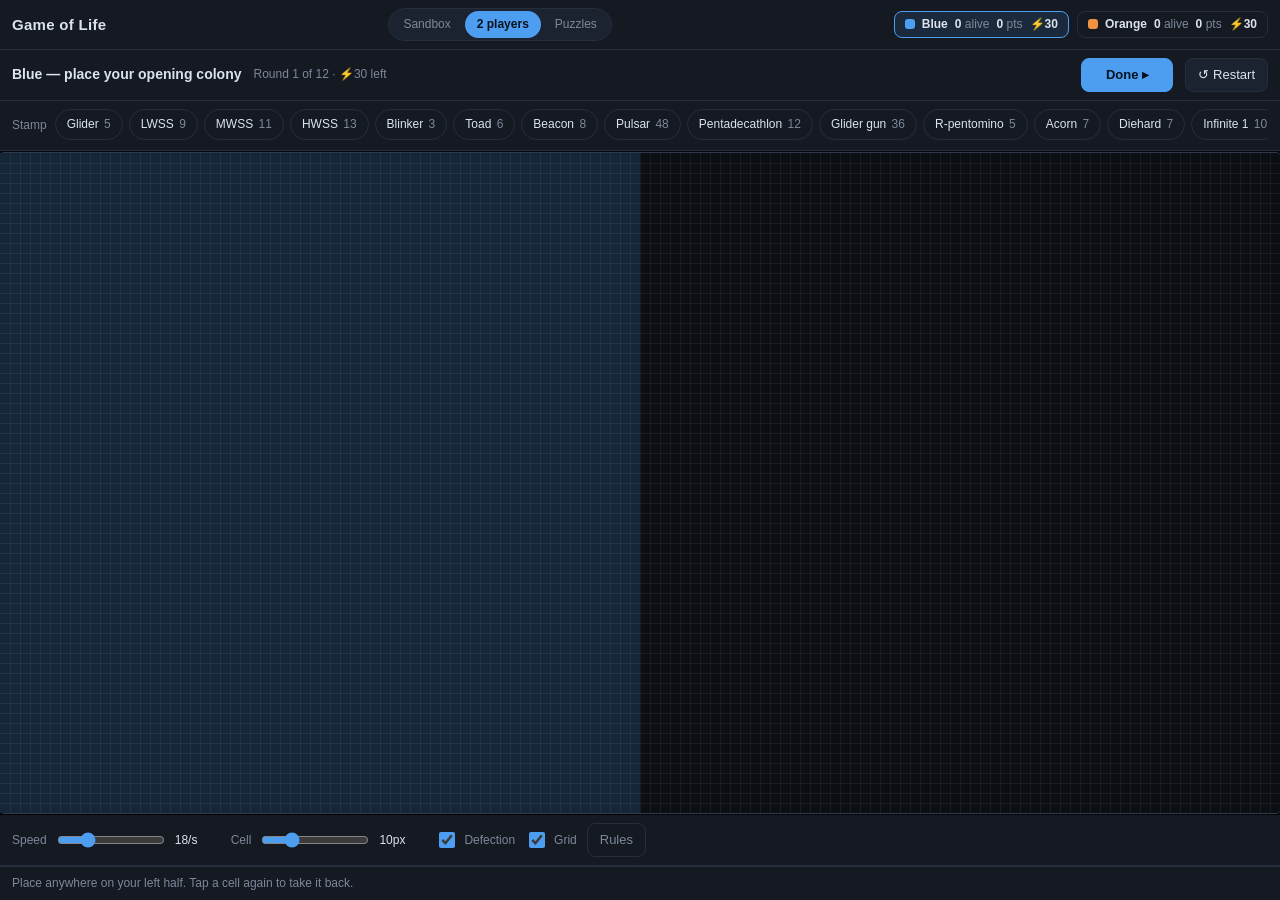
<file: game-of-life-versus.html>
<!DOCTYPE html>
<html lang="en">
<head>
<meta charset="utf-8">
<meta name="viewport" content="width=device-width, initial-scale=1, maximum-scale=1, user-scalable=no, viewport-fit=cover">
<meta name="color-scheme" content="dark">
<title>Game of Life — 2 players</title>
<meta name="theme-color" content="#141922">
<meta name="apple-mobile-web-app-capable" content="yes">
<meta name="apple-mobile-web-app-status-bar-style" content="black-translucent">
<meta name="apple-mobile-web-app-title" content="Life vs">
<link rel="icon" href="data:image/svg+xml,%3Csvg xmlns='http://www.w3.org/2000/svg' viewBox='0 0 5 5'%3E%3Crect width='5' height='5' fill='%230b0e13'/%3E%3Cg fill='%2358d68d'%3E%3Crect x='2' y='1' width='1' height='1'/%3E%3Crect x='3' y='2' width='1' height='1'/%3E%3Crect x='1' y='3' width='1' height='1'/%3E%3Crect x='2' y='3' width='1' height='1'/%3E%3Crect x='3' y='3' width='1' height='1'/%3E%3C/g%3E%3C/svg%3E">
<style>
:root {
  --bg: #0b0e13;
  --panel: #141922;
  --panel-2: #1c2330;
  --line: #262e3d;
  --text: #dbe3ef;
  --dim: #7d8899;
  --accent: #58d68d;
  --accent-ink: #06240f;
}

* { box-sizing: border-box; }

html, body {
  margin: 0;
  height: 100%;
  overflow: hidden;
  background: var(--bg);
  color: var(--text);
  font: 14px/1.4 ui-sans-serif, -apple-system, "Segoe UI", Roboto, Helvetica, Arial, sans-serif;
  -webkit-text-size-adjust: 100%;
  -webkit-tap-highlight-color: transparent;
  overscroll-behavior: none;
}

#app {
  display: flex;
  flex-direction: column;
  height: 100%;
  padding: env(safe-area-inset-top) env(safe-area-inset-right) env(safe-area-inset-bottom) env(safe-area-inset-left);
}

.bar {
  display: flex;
  align-items: center;
  gap: 10px;
  padding: 8px 12px;
  background: var(--panel);
  border-bottom: 1px solid var(--line);
  flex: 0 0 auto;
  flex-wrap: wrap;
}

header.bar { justify-content: space-between; }

h1 {
  margin: 0;
  font-size: 15px;
  font-weight: 650;
  letter-spacing: .02em;
}

.stats {
  display: flex;
  gap: 14px;
  font-variant-numeric: tabular-nums;
  color: var(--dim);
  font-size: 12px;
}
.stats b { color: var(--text); font-weight: 600; }
.dim { color: var(--dim); }

.group { display: flex; gap: 6px; }

button {
  font: inherit;
  font-size: 13px;
  color: var(--text);
  background: var(--panel-2);
  border: 1px solid var(--line);
  border-radius: 8px;
  padding: 7px 12px;
  cursor: pointer;
  touch-action: manipulation;
  white-space: nowrap;
}
button:hover { border-color: #3a465c; }
button:active { transform: translateY(1px); }
button.primary {
  background: var(--accent);
  border-color: var(--accent);
  color: var(--accent-ink);
  font-weight: 600;
  min-width: 92px;
}

.slider {
  display: flex;
  align-items: center;
  gap: 8px;
  font-size: 12px;
  color: var(--dim);
}
.slider input { width: 108px; accent-color: var(--accent); }
.slider output {
  color: var(--text);
  font-variant-numeric: tabular-nums;
  min-width: 46px;
}

.check {
  display: flex;
  align-items: center;
  gap: 6px;
  font-size: 12px;
  color: var(--dim);
  cursor: pointer;
}
.check input { accent-color: var(--accent); width: 16px; height: 16px; }

.presets { gap: 8px; flex-wrap: nowrap; }
.presets-label {
  font-size: 12px;
  color: var(--dim);
  flex: 0 0 auto;
}
.chips {
  display: flex;
  gap: 6px;
  overflow-x: auto;
  scrollbar-width: none;
  padding-bottom: 2px;
}
.chips::-webkit-scrollbar { display: none; }
.chip {
  flex: 0 0 auto;
  font-size: 12px;
  padding: 6px 11px;
  border-radius: 999px;
  background: transparent;
}
.chip.active {
  background: var(--accent);
  border-color: var(--accent);
  color: var(--accent-ink);
  font-weight: 600;
}

#stage {
  flex: 1 1 auto;
  min-height: 0;
  display: flex;
  align-items: center;
  justify-content: center;
  background: #05070a;
  overflow: hidden;
}

canvas {
  display: block;
  touch-action: none;
  cursor: crosshair;
  image-rendering: pixelated;
}

.hint {
  font-size: 12px;
  color: var(--dim);
  justify-content: space-between;
  border-bottom: none;
  border-top: 1px solid var(--line);
}
.hint .keys { font-size: 11px; }

@media (max-width: 720px) {
  .stats span:nth-child(4) { display: none; }
  .slider input { width: 84px; }
  .hint .keys { display: none; }
  button { padding: 8px 12px; }
}

/* ---------------------------------------------------------------- mode switch */
.modes {
  display: flex;
  gap: 2px;
  padding: 2px;
  background: var(--panel-2);
  border: 1px solid var(--line);
  border-radius: 999px;
  flex: 0 0 auto;
}
.mode {
  font-size: 12px;
  padding: 5px 12px;
  border-radius: 999px;
  color: var(--dim);
  text-decoration: none;
  white-space: nowrap;
}
.mode:hover { color: var(--text); }
.mode.active {
  background: var(--accent);
  color: var(--accent-ink);
  font-weight: 600;
}

/* ----------------------------------------------------------------- scoreboard */
.scoreboard {
  display: flex;
  gap: 8px;
  flex-wrap: wrap;
}
.side {
  display: flex;
  align-items: center;
  gap: 7px;
  padding: 4px 10px;
  border: 1px solid var(--line);
  border-radius: 8px;
  font-size: 12px;
  color: var(--dim);
  font-variant-numeric: tabular-nums;
  transition: border-color .15s, background .15s;
}
.side b { color: var(--text); font-weight: 600; }
.side .who { color: var(--text); font-weight: 600; }
.side .swatch {
  width: 10px; height: 10px;
  border-radius: 3px;
  flex: 0 0 auto;
}
#side-1 .swatch { background: #4d9ef0; }
#side-2 .swatch { background: #f0953d; }
#side-1.acting { border-color: #4d9ef0; background: rgba(77, 158, 240, .12); }
#side-2.acting { border-color: #f0953d; background: rgba(240, 149, 61, .12); }

/* ------------------------------------------------------------------- turn bar */
.turnbar { gap: 12px; }
.turn-label { font-size: 14px; font-weight: 600; }
.turn-sub { font-size: 12px; }
.spacer { flex: 1 1 auto; }
button:disabled { opacity: .45; cursor: default; }
button.ghost { background: transparent; color: var(--dim); }
.chip .cost {
  color: var(--dim);
  font-variant-numeric: tabular-nums;
  margin-left: 2px;
}
.chip.active .cost { color: inherit; opacity: .7; }
.presets.disabled { opacity: .4; pointer-events: none; }

/* -------------------------------------------------------------------- overlay */
#stage { position: relative; }
.overlay {
  position: fixed;
  inset: 0;
  display: flex;
  align-items: center;
  justify-content: center;
  background: rgba(5, 7, 10, .78);
  padding: 20px;
  z-index: 10;
}
.overlay.hidden { display: none; }
/* Result cards cover only the board, so the header, the mode switcher and the
   level chips stay reachable while one is up. Help panels stay properly modal. */
.overlay.inline { position: absolute; }
.card {
  background: var(--panel);
  border: 1px solid var(--line);
  border-radius: 14px;
  padding: 22px;
  max-width: 380px;
  text-align: center;
}
.card.wide { max-width: 560px; text-align: left; max-height: 80vh; overflow-y: auto; }
.card h2 { margin: 0 0 10px; font-size: 19px; }
.card p { margin: 0 0 18px; color: var(--dim); font-size: 13px; }
.card ul { margin: 0 0 18px; padding-left: 18px; color: var(--dim); font-size: 13px; }
.card li { margin-bottom: 9px; }
.card li b { color: var(--text); font-weight: 600; }

@media (max-width: 720px) {
  header.bar h1 { display: none; }
  .bar { padding: 6px 10px; gap: 8px; }
  .scoreboard { gap: 6px; }
  .side { padding: 4px 8px; gap: 5px; }
  .side .who { display: none; }
  /* keep the label, Done and Restart on one row; the round line drops below */
  .turnbar .spacer { display: none; }
  .turn-label {
    font-size: 13px;
    flex: 1 1 0;          /* zero basis, so the buttons never get wrapped off the row */
    min-width: 0;
    overflow: hidden;
    text-overflow: ellipsis;
    white-space: nowrap;
  }
  .turn-sub { width: 100%; order: 3; }
  /* one scrollable row rather than two stacked ones */
  .controls {
    flex-wrap: nowrap;
    overflow-x: auto;
    scrollbar-width: none;
  }
  .controls::-webkit-scrollbar { display: none; }
  .controls > * { flex: 0 0 auto; }
}

/* --------------------------------------------------------------------- puzzle */
.levels { gap: 8px; flex-wrap: nowrap; }
.levels .chip { min-width: 38px; text-align: center; }
.stats .over b { color: #f0953d; }
.stats .goal { color: #6f7a8c; }
.stats .goal b { color: #9aa6b8; }
.card-actions {
  display: flex;
  gap: 8px;
  justify-content: center;
}
/* the arena is bounded, unlike the other modes — the frame says so */
#stage canvas {
  border-radius: 4px;
  box-shadow: 0 0 0 1px #2f3949, 0 8px 30px rgba(0, 0, 0, .45);
}

/* --------------------------------------------------------- puzzle action bar */
.actions { gap: 8px; }
.actions .spacer { flex: 1 1 auto; }
@media (max-width: 720px) {
  .actions { flex-wrap: nowrap; overflow-x: auto; scrollbar-width: none; }
  .actions::-webkit-scrollbar { display: none; }
  .actions > * { flex: 0 0 auto; }
  .actions .spacer { display: none; }
}
</style>
</head>
<body>
<div id="app">
  <header class="bar">
    <h1>Game of Life</h1>
    <nav class="modes">
      <a href="https://pmomot.github.io/game-of-life/index.html" class="mode">Sandbox</a>
      <a href="https://pmomot.github.io/game-of-life/versus.html" class="mode active" aria-current="page">2 players</a>
      <a href="https://pmomot.github.io/game-of-life/puzzle.html" class="mode">Puzzles</a>
    </nav>
    <div class="scoreboard">
      <div class="side" id="side-1">
        <span class="swatch"></span>
        <span class="who">Blue</span>
        <span class="num"><b id="pop-1">0</b> alive</span>
        <span class="num"><b id="score-1">0</b> pts</span>
        <span class="num energy">⚡<b id="energy-1">0</b></span>
      </div>
      <div class="side" id="side-2">
        <span class="swatch"></span>
        <span class="who">Orange</span>
        <span class="num"><b id="pop-2">0</b> alive</span>
        <span class="num"><b id="score-2">0</b> pts</span>
        <span class="num energy">⚡<b id="energy-2">0</b></span>
      </div>
    </div>
  </header>

  <div class="bar turnbar" id="turnbar">
    <span class="turn-label" id="turn-label">Blue — place your opening colony</span>
    <span class="turn-sub dim" id="turn-sub">Round 1 of 12</span>
    <span class="spacer"></span>
    <button id="btn-done" class="primary">Done ▸</button>
    <button id="btn-restart">↺ Restart</button>
  </div>

  <div class="bar presets" id="preset-bar">
    <span class="presets-label">Stamp</span>
    <div id="preset-chips" class="chips"></div>
  </div>

  <main id="stage">
    <canvas id="view"></canvas>
    <div id="overlay" class="overlay inline hidden">
      <div class="card">
        <h2 id="over-title">Blue wins</h2>
        <p id="over-body"></p>
        <button id="btn-again" class="primary">Play again</button>
      </div>
    </div>
  </main>

  <div class="bar controls">
    <label class="slider">
      <span>Speed</span>
      <input id="speed" type="range" min="4" max="60" value="18">
      <output id="speed-out">18/s</output>
    </label>
    <label class="slider">
      <span>Cell</span>
      <input id="cellsize" type="range" min="4" max="28" value="10">
      <output id="cellsize-out">10px</output>
    </label>
    <label class="check"><input id="defect" type="checkbox" checked><span title="A surviving cell whose every neighbour belongs to the enemy switches sides">Defection</span></label>
    <label class="check"><input id="gridlines" type="checkbox" checked><span>Grid</span></label>
    <button id="btn-rules" class="ghost">Rules</button>
  </div>

  <footer class="bar hint">
    <span id="hint">Tap empty cells inside your glow to place them. Tap a cell you just placed to take it back.</span>
  </footer>

  <div id="rules" class="overlay hidden">
    <div class="card wide">
      <h2>How it works</h2>
      <ul>
        <li><b>The board is ordinary Life.</b> Three live neighbours make a cell; two or three keep it alive. Patterns behave exactly as they always do — a newborn cell simply takes the colour held by the majority of its three parents.</li>
        <li><b>Defection</b> (optional) is the only added rule: a cell that survives while <i>every</i> one of its neighbours belongs to the enemy switches sides. It can never fire inside your own patterns, so gliders and guns stay intact until they touch enemy territory.</li>
        <li><b>Each round</b> both players place cells while the board is paused, then it runs for 30 generations. Twelve rounds, then the highest score wins. Who places first alternates.</li>
        <li><b>Energy</b> buys cells, one each. You earn a fixed income plus a share of your living population, so holding ground pays.</li>
        <li><b>You may only build</b> on empty cells near the ones you owned when your turn began — shown as a glow, and fixed for the turn, so you cannot crawl across the board. Your opening colony goes anywhere on your half, and if you are wiped out you get the half back to rebuild.</li>
        <li><b>Score</b> counts your living cells every generation, so lasting structures beat a last-second splurge.</li>
        <li>The board wraps on every edge. There are no corners to hide in.</li>
      </ul>
      <button id="btn-rules-close" class="primary">Got it</button>
    </div>
  </div>
</div>
<script>
/* patterns.js */
/* Shared pattern library for both modes. Exposes window.LIFE_PATTERNS. */
(() => {
'use strict';

const PATTERNS = [
  { name: 'Glider', cells: `
.O.
..O
OOO` },
  { name: 'LWSS', cells: `
.O..O
O....
O...O
OOOO.` },
  { name: 'MWSS', cells: `
...O..
.O...O
O.....
O....O
OOOOO.` },
  { name: 'HWSS', cells: `
...OO..
.O....O
O......
O.....O
OOOOOO.` },
  { name: 'Blinker', cells: `
OOO` },
  { name: 'Toad', cells: `
.OOO
OOO.` },
  { name: 'Beacon', cells: `
OO..
OO..
..OO
..OO` },
  { name: 'Pulsar', cells: `
..OOO...OOO..
.............
O....O.O....O
O....O.O....O
O....O.O....O
..OOO...OOO..
.............
..OOO...OOO..
O....O.O....O
O....O.O....O
O....O.O....O
.............
..OOO...OOO..` },
  { name: 'Pentadecathlon', cells: `
..O....O..
OO.OOOO.OO
..O....O..` },
  { name: 'Glider gun', cells: `
........................O...........
......................O.O...........
............OO......OO............OO
...........O...O....OO............OO
OO........O.....O...OO..............
OO........O...O.OO....O.O...........
..........O.....O.......O...........
...........O...O....................
............OO......................` },
  { name: 'R-pentomino', cells: `
.OO
OO.
.O.` },
  { name: 'Acorn', cells: `
.O.....
...O...
OO..OOO` },
  { name: 'Diehard', cells: `
......O.
OO......
.O...OOO` },
  { name: 'Infinite 1', cells: `
......O.
....O.OO
....O.O.
....O...
..O.....
O.O.....` },
];

function parsePattern(src) {
  const rows = src.replace(/^\n/, '').split('\n').filter(l => l.length);
  const w = rows.reduce((m, r) => Math.max(m, r.length), 0);
  const pts = [];
  for (let y = 0; y < rows.length; y++)
    for (let x = 0; x < rows[y].length; x++)
      if (rows[y][x] === 'O') pts.push([x, y]);
  return { w, h: rows.length, pts };
}
for (const p of PATTERNS) p.parsed = parsePattern(p.cells);

window.LIFE_PATTERNS = PATTERNS;
})();
/* versus.js */
/* Two-player Game of Life on a torus.
   The cellular automaton is unmodified B3/S23 — only the colour of a newborn
   cell is decided, by majority of its three parents (the Immigration rule), so
   every pattern behaves exactly as it does in the sandbox. "Defection" is the
   single optional addition and can only fire where the two colours touch. */
(() => {
'use strict';

const PATTERNS = window.LIFE_PATTERNS;

/* ------------------------------------------------------------------- balance */
const ROUNDS = 12;        // rounds in a match
const GENS = 30;          // generations simulated per round
const START_ENERGY = 30;  // opening colony budget
const INCOME = 12;        // energy per round, flat
const POP_DIV = 25;       // plus one per this many living cells...
const POP_CAP = 12;       // ...up to this much
const ENERGY_CAP = 99;
const RADIUS = 8;         // you may build this far from a cell you own

/* -------------------------------------------------------------------- colors */
const DEAD = '#0b0e13';
const SIDES = [
  null,
  { key: 1, name: 'Blue',   base: '#4d9ef0', fresh: '#d8ebff', ui: '#4d9ef0' },
  { key: 2, name: 'Orange', base: '#f0953d', fresh: '#ffe3c4', ui: '#f0953d' },
];
const SETTLE = 14;

const hex = h => { const n = parseInt(h.slice(1), 16); return [n >> 16 & 255, n >> 8 & 255, n & 255]; };
const pack = ([r, g, b]) => (255 << 24 | b << 16 | g << 8 | r) >>> 0;
const mix = (a, b, t) => a.map((v, i) => Math.round(v + (b[i] - v) * t));

const DEAD_U32 = pack(hex(DEAD));
// ages 0..255 for each side, packed into one table: (side - 1) * 256 + age
const LUT = (() => {
  const lut = new Uint32Array(512);
  for (const s of [1, 2]) {
    const fresh = hex(SIDES[s].fresh), base = hex(SIDES[s].base);
    for (let i = 0; i < 256; i++) lut[(s - 1) * 256 + i] = pack(mix(fresh, base, Math.min(i, SETTLE) / SETTLE));
  }
  return lut;
})();
// faint wash showing where the active player may build
const TINT = [0, pack(mix(hex(DEAD), hex(SIDES[1].base), 0.17)), pack(mix(hex(DEAD), hex(SIDES[2].base), 0.17))];

/* ----------------------------------------------------------------------- dom */
const $ = id => document.getElementById(id);
const stage = $('stage'), canvas = $('view'), ctx = canvas.getContext('2d', { alpha: false });
const elTurn = $('turn-label'), elSub = $('turn-sub'), elHint = $('hint'), elDone = $('btn-done');

/* --------------------------------------------------------------------- world */
let cols = 0, rows = 0, cellPx = 10, dpr = 1;
let own, bin, nown, nbin, ages, mask, colSum;
const off = document.createElement('canvas');
const offCtx = off.getContext('2d', { alpha: false });
let imgData = null, buf32 = null;

function allocate(w, h) {
  const oldOwn = own, oc = cols, or_ = rows;
  cols = w; rows = h;
  const n = w * h;
  own = new Uint8Array(n); bin = new Uint8Array(n);
  nown = new Uint8Array(n); nbin = new Uint8Array(n);
  ages = new Uint8Array(n); mask = new Uint8Array(n);
  colSum = new Uint8Array(w);
  if (oldOwn) {                                  // keep what still fits on resize
    const cw = Math.min(oc, w), ch = Math.min(or_, h);
    for (let y = 0; y < ch; y++)
      for (let x = 0; x < cw; x++) own[y * w + x] = oldOwn[y * oc + x];
  }
  for (let i = 0; i < n; i++) bin[i] = own[i] ? 1 : 0;
  countPopulation();
  off.width = w; off.height = h;
  imgData = offCtx.createImageData(w, h);
  buf32 = new Uint32Array(imgData.data.buffer);
}

function layout() {
  const availW = Math.max(120, stage.clientWidth), availH = Math.max(120, stage.clientHeight);
  dpr = Math.min(window.devicePixelRatio || 1, 2);
  const c = Math.max(8, Math.round(availW / cellPx));
  const exact = availW / c;
  const r = Math.max(8, Math.floor(availH / exact));
  canvas.style.width = availW + 'px';
  canvas.style.height = r * exact + 'px';
  canvas.width = Math.round(availW * dpr);
  canvas.height = Math.round(r * exact * dpr);
  ctx.imageSmoothingEnabled = false;
  if (c !== cols || r !== rows) {
    allocate(c, r);
    if (phase === 'place') rebuildMask(current);
  }
  dirty = true;
}

/* ---------------------------------------------------------------- simulation */
function step() {
  const w = cols, h = rows, o = own, b = bin, no = nown, nb = nbin, cs = colSum, def = defection;
  let p1 = 0, p2 = 0;

  for (let y = 0; y < h; y++) {
    const rN = (y === 0 ? h - 1 : y - 1) * w, rC = y * w, rS = (y === h - 1 ? 0 : y + 1) * w;
    for (let x = 0; x < w; x++) cs[x] = b[rN + x] + b[rC + x] + b[rS + x];

    let left = cs[w - 1], mid = cs[0], right;
    for (let x = 0; x < w; x++) {
      right = cs[x === w - 1 ? 0 : x + 1];
      const i = rC + x, self = b[i], n = left + mid + right - self;
      let owner = 0;

      if (self) {
        if (n === 2 || n === 3) {
          owner = o[i];
          if (def) {                      // surrounded only by the enemy? switch sides
            const xW = x === 0 ? w - 1 : x - 1, xE = x === w - 1 ? 0 : x + 1, foe = 3 - owner;
            let f = 0;
            if (o[rN + xW] === foe) f++; if (o[rN + x] === foe) f++; if (o[rN + xE] === foe) f++;
            if (o[rC + xW] === foe) f++;                                if (o[rC + xE] === foe) f++;
            if (o[rS + xW] === foe) f++; if (o[rS + x] === foe) f++; if (o[rS + xE] === foe) f++;
            if (f === n) owner = foe;
          }
        }
      } else if (n === 3) {               // born: majority colour of the 3 parents
        const xW = x === 0 ? w - 1 : x - 1, xE = x === w - 1 ? 0 : x + 1;
        let a = 0;
        if (o[rN + xW] === 1) a++; if (o[rN + x] === 1) a++; if (o[rN + xE] === 1) a++;
        if (o[rC + xW] === 1) a++;                              if (o[rC + xE] === 1) a++;
        if (o[rS + xW] === 1) a++; if (o[rS + x] === 1) a++; if (o[rS + xE] === 1) a++;
        owner = a >= 2 ? 1 : 2;
      }

      no[i] = owner; nb[i] = owner ? 1 : 0;
      ages[i] = owner && owner === o[i] ? (ages[i] < 255 ? ages[i] + 1 : 255) : 0;
      if (owner === 1) p1++; else if (owner === 2) p2++;
      left = mid; mid = right;
    }
  }

  let t = own; own = nown; nown = t;
  t = bin; bin = nbin; nbin = t;
  pop[1] = p1; pop[2] = p2;
  score[1] += p1; score[2] += p2;
  dirty = true;
}

function countPopulation() {
  let a = 0, b2 = 0;
  for (let i = 0, n = cols * rows; i < n; i++) { if (own[i] === 1) a++; else if (own[i] === 2) b2++; }
  pop[1] = a; pop[2] = b2;
}

/* ------------------------------------------------------------------- drawing */
function render() {
  const n = cols * rows, o = own, buf = buf32;
  const showMask = phase === 'place';
  const tint = showMask ? TINT[current] : DEAD_U32;
  for (let i = 0; i < n; i++) {
    const v = o[i];
    buf[i] = v ? LUT[(v - 1) * 256 + ages[i]] : (showMask && mask[i] ? tint : DEAD_U32);
  }
  offCtx.putImageData(imgData, 0, 0);
  ctx.drawImage(off, 0, 0, cols, rows, 0, 0, canvas.width, canvas.height);

  const px = canvas.width / cols;
  if (showGrid && px / dpr >= 6) {
    ctx.strokeStyle = 'rgba(255,255,255,0.055)';
    ctx.lineWidth = 1;
    ctx.beginPath();
    for (let x = 1; x < cols; x++) { const gx = Math.round(x * px) + 0.5; ctx.moveTo(gx, 0); ctx.lineTo(gx, canvas.height); }
    const py = canvas.height / rows;
    for (let y = 1; y < rows; y++) { const gy = Math.round(y * py) + 0.5; ctx.moveTo(0, gy); ctx.lineTo(canvas.width, gy); }
    ctx.stroke();
  }
}

/* ------------------------------------------------------------ build territory */
// The glow is computed once, at the start of a turn, from the cells the player
// owned then — otherwise each placed cell would extend it and a player could
// crawl across the board a cell at a time.
function rebuildMask(player) {
  mask.fill(0);
  if (halfMode) {
    const half = cols >> 1;
    for (let y = 0; y < rows; y++)
      for (let x = 0; x < cols; x++) {
        const i = y * cols + x;
        if (own[i] === 0 && (player === 1 ? x < half : x >= half)) mask[i] = 1;
      }
  } else {
    for (let y = 0; y < rows; y++)
      for (let x = 0; x < cols; x++)
        if (own[y * cols + x] === player) dilate(x, y);
  }
  dirty = true;
}

function dilate(x, y) {
  for (let dy = -RADIUS; dy <= RADIUS; dy++) {
    const yy = ((y + dy) % rows + rows) % rows;
    for (let dx = -RADIUS; dx <= RADIUS; dx++) {
      const xx = ((x + dx) % cols + cols) % cols;
      const j = yy * cols + xx;
      if (own[j] === 0) mask[j] = 1;
    }
  }
}

/* --------------------------------------------------------------------- turns */
let phase = 'place';          // 'place' | 'run' | 'over'
let round = 1, current = 1, order = [1, 2], turnIndex = 0, gensLeft = 0;
let halfMode = true;
const energy = [0, START_ENERGY, START_ENERGY];
const pop = [0, 0, 0];
const score = [0, 0, 0];
const placed = new Set();     // indices placed this turn, refundable
let dirty = true, defection = true, showGrid = true, speed = 18;

function startRound() {
  order = round % 2 === 1 ? [1, 2] : [2, 1];
  if (round > 1)
    for (const p of [1, 2])
      energy[p] = Math.min(ENERGY_CAP, energy[p] + INCOME + Math.min(POP_CAP, Math.floor(pop[p] / POP_DIV)));
  turnIndex = 0;
  startTurn(order[0]);
}

function startTurn(p) {
  clearFlash();
  phase = 'place';
  current = p;
  placed.clear();
  selectPreset(null);
  halfMode = round === 1 || pop[p] === 0;
  rebuildMask(p);
  syncUI();
}

function finishTurn() {
  clearFlash();
  turnIndex++;
  if (turnIndex < 2) { startTurn(order[turnIndex]); return; }
  phase = 'run';
  gensLeft = GENS;
  mask.fill(0);
  syncUI();
}

function finishRound() {
  round++;
  if (round > ROUNDS) { phase = 'over'; showResult(); syncUI(); }
  else startRound();
}

function restart() {
  own.fill(0); bin.fill(0); ages.fill(0); mask.fill(0);
  energy[1] = energy[2] = START_ENERGY;
  pop[1] = pop[2] = score[1] = score[2] = 0;
  round = 1;
  $('overlay').classList.add('hidden');
  startRound();
}

/* --------------------------------------------------------------------- edits */
function canPlace(x, y) {
  const i = y * cols + x;
  return own[i] === 0 && mask[i] === 1;
}

function place(x, y) {
  if (energy[current] <= 0) { flash('Out of energy this round.'); return false; }
  const i = y * cols + x;
  if (!canPlace(x, y)) return false;
  own[i] = current; bin[i] = 1; ages[i] = 0;
  pop[current]++; energy[current]--;
  placed.add(i);
  mask[i] = 0;
  dirty = true;
  return true;
}

function unplace(x, y) {
  const i = y * cols + x;
  if (!placed.has(i)) return false;
  own[i] = 0; bin[i] = 0; ages[i] = 0;
  pop[current]--; energy[current]++;
  placed.delete(i);
  mask[i] = 1;
  dirty = true;
  return true;
}

function stamp(p, cx, cy) {
  const { w, h, pts } = p.parsed;
  const ox = cx - (w >> 1), oy = cy - (h >> 1);
  const targets = pts.map(([x, y]) => [((ox + x) % cols + cols) % cols, ((oy + y) % rows + rows) % rows]);
  if (targets.length > energy[current]) { flash(`${p.name} costs ${targets.length} — you have ${energy[current]}.`); return; }
  if (!targets.every(([x, y]) => canPlace(x, y))) {
    flash(halfMode
      ? `No room — the whole ${p.name} must fit on your ${current === 1 ? 'left' : 'right'} half.`
      : `No room — the whole ${p.name} must land inside your glow.`);
    return;
  }
  for (const [x, y] of targets) place(x, y);
  selectPreset(null);
}

/* -------------------------------------------------------------------- input */
const pointers = new Map();
let armedPreset = null;

function cellAt(ev) {
  const r = canvas.getBoundingClientRect();
  const x = Math.floor((ev.clientX - r.left) / (r.width / cols));
  const y = Math.floor((ev.clientY - r.top) / (r.height / rows));
  return [Math.min(cols - 1, Math.max(0, x)), Math.min(rows - 1, Math.max(0, y))];
}

function lineTo(x0, y0, x1, y1, fn) {
  let dx = Math.abs(x1 - x0), dy = -Math.abs(y1 - y0);
  const sx = x0 < x1 ? 1 : -1, sy = y0 < y1 ? 1 : -1;
  let err = dx + dy;
  for (;;) {
    fn(x0, y0);
    if (x0 === x1 && y0 === y1) break;
    const e2 = 2 * err;
    if (e2 >= dy) { err += dy; x0 += sx; }
    if (e2 <= dx) { err += dx; y0 += sy; }
  }
}

canvas.addEventListener('pointerdown', ev => {
  if (phase !== 'place') return;
  ev.preventDefault();
  canvas.setPointerCapture(ev.pointerId);
  const [x, y] = cellAt(ev);
  if (armedPreset) { stamp(armedPreset, x, y); syncUI(); return; }
  const mode = placed.has(y * cols + x) ? 'remove' : 'place';
  if (mode === 'place' && own[y * cols + x] !== 0) {
    flash(own[y * cols + x] === current ? 'That cell is already yours.' : 'You cannot build on enemy cells.');
    return;
  }
  if (mode === 'place' && mask[y * cols + x] === 0) {
    flash(halfMode
      ? `Your ${round === 1 ? 'opening colony' : 'new colony'} must go on your ${current === 1 ? 'left' : 'right'} half.`
      : 'Too far from your colony — build inside the glow.');
    return;
  }
  pointers.set(ev.pointerId, { mode, lx: x, ly: y });
  (mode === 'place' ? place : unplace)(x, y);
  syncUI();
});

canvas.addEventListener('pointermove', ev => {
  const p = pointers.get(ev.pointerId);
  if (!p || phase !== 'place') return;
  ev.preventDefault();
  let evs = ev.getCoalescedEvents ? ev.getCoalescedEvents() : null;
  if (!evs || !evs.length) evs = [ev];
  const act = p.mode === 'place' ? place : unplace;
  for (const e of evs) {
    const [x, y] = cellAt(e);
    if (x === p.lx && y === p.ly) continue;
    lineTo(p.lx, p.ly, x, y, act);
    p.lx = x; p.ly = y;
  }
  syncUI();
});

const endPointer = ev => pointers.delete(ev.pointerId);
canvas.addEventListener('pointerup', endPointer);
canvas.addEventListener('pointercancel', endPointer);
canvas.addEventListener('contextmenu', ev => ev.preventDefault());

/* ------------------------------------------------------------------ chrome */
const chipBox = $('preset-chips');
const chips = PATTERNS.map(p => {
  const b = document.createElement('button');
  b.className = 'chip';
  b.innerHTML = `${p.name} <span class="cost">${p.parsed.pts.length}</span>`;
  b.onclick = () => selectPreset(armedPreset === p ? null : p);
  chipBox.appendChild(b);
  return { p, b };
});

function selectPreset(p) {
  armedPreset = p;
  for (const c of chips) c.b.classList.toggle('active', c.p === p);
  if (p) {
    const cost = p.parsed.pts.length;
    flash(cost > energy[current]
      ? `${p.name} costs ${cost} — you only have ${energy[current]}.`
      : `${p.name} armed — tap to place it for ${cost} energy.`);
  } else if (phase === 'place') restoreHint();
}

let flashTimer = 0, flashing = false;
function flash(msg) {
  elHint.textContent = msg;
  flashing = true;
  clearTimeout(flashTimer);
  flashTimer = setTimeout(() => { flashing = false; restoreHint(); }, 2600);
}
function clearFlash() { flashing = false; clearTimeout(flashTimer); }
function restoreHint() {
  if (flashing) return;              // a message is up; do not talk over it
  if (phase === 'run') elHint.textContent = 'Running the board — patterns collide, colonies trade ground.';
  else if (phase === 'over') elHint.textContent = 'Match over.';
  else if (halfMode) elHint.textContent = `Place anywhere on your ${current === 1 ? 'left' : 'right'} half. Tap a cell again to take it back.`;
  else elHint.textContent = 'Tap empty cells inside your glow to place them. Tap a cell you just placed to take it back.';
}

const fmt = n => n >= 10000 ? (n / 1000).toFixed(1) + 'k' : String(n);

function syncUI() {
  for (const s of [1, 2]) {
    $('pop-' + s).textContent = fmt(pop[s]);
    $('score-' + s).textContent = fmt(score[s]);
    $('energy-' + s).textContent = energy[s];
    $('side-' + s).classList.toggle('acting', phase === 'place' && current === s);
  }
  document.documentElement.style.setProperty('--accent', phase === 'place' ? SIDES[current].ui : '#58d68d');
  document.documentElement.style.setProperty('--accent-ink', phase === 'place' ? '#06131f' : '#06240f');

  if (phase === 'place') {
    elTurn.textContent = `${SIDES[current].name} — ${round === 1 ? 'place your opening colony' : 'place your cells'}`;
    elSub.textContent = `Round ${round} of ${ROUNDS} · ⚡${energy[current]} left`;
    elDone.textContent = turnIndex === 0 ? 'Done ▸' : 'Run 30 gens ▸';
    elDone.disabled = false;
    $('preset-bar').classList.remove('disabled');
  } else if (phase === 'run') {
    elTurn.textContent = 'Running…';
    elSub.textContent = `Round ${round} of ${ROUNDS} · ${gensLeft} generations left`;
    elDone.textContent = 'Skip ▸';
    elDone.disabled = false;
    $('preset-bar').classList.add('disabled');
  } else {
    elTurn.textContent = 'Match over';
    elSub.textContent = `${SIDES[1].name} ${fmt(score[1])} · ${SIDES[2].name} ${fmt(score[2])}`;
    elDone.disabled = true;
    $('preset-bar').classList.add('disabled');
  }
  restoreHint();
}

function showResult() {
  const [a, b] = [score[1], score[2]];
  const win = a === b ? null : (a > b ? SIDES[1] : SIDES[2]);
  $('over-title').textContent = win ? `${win.name} wins` : 'A dead heat';
  $('over-body').textContent =
    `${SIDES[1].name} scored ${fmt(a)} and ended with ${fmt(pop[1])} cells. ` +
    `${SIDES[2].name} scored ${fmt(b)} and ended with ${fmt(pop[2])} cells.`;
  $('overlay').classList.remove('hidden');
}

elDone.onclick = () => {
  if (phase === 'place') finishTurn();
  else if (phase === 'run') { while (gensLeft > 0) { step(); gensLeft--; } finishRound(); }
};
$('btn-restart').onclick = () => { if (phase === 'over' || confirm('Restart the match?')) restart(); };
$('btn-again').onclick = restart;
$('btn-rules').onclick = () => $('rules').classList.remove('hidden');
$('btn-rules-close').onclick = () => $('rules').classList.add('hidden');
$('rules').addEventListener('click', ev => { if (ev.target.id === 'rules') $('rules').classList.add('hidden'); });

const elSpeed = $('speed'), elSpeedOut = $('speed-out');
elSpeed.oninput = () => { speed = +elSpeed.value; elSpeedOut.textContent = speed + '/s'; };
const elCell = $('cellsize'), elCellOut = $('cellsize-out');
elCell.oninput = () => { cellPx = +elCell.value; elCellOut.textContent = cellPx + 'px'; layout(); };
$('defect').onchange = e => { defection = e.target.checked; };
$('gridlines').onchange = e => { showGrid = e.target.checked; dirty = true; };

window.addEventListener('keydown', ev => {
  if (ev.target.tagName === 'INPUT') return;
  if (ev.key === 'Enter' || ev.key === ' ') { ev.preventDefault(); elDone.click(); }
  else if (ev.key === 'Escape') { selectPreset(null); $('rules').classList.add('hidden'); }
});

/* ---------------------------------------------------------------------- loop */
let acc = 0, last = performance.now();
function frame(now) {
  const dt = Math.min(now - last, 250);
  last = now;
  if (phase === 'run') {
    acc += dt;
    const interval = 1000 / speed;
    let budget = 6;
    while (acc >= interval && gensLeft > 0 && budget-- > 0) { step(); gensLeft--; acc -= interval; }
    if (acc > interval * 6) acc = 0;
    syncUI();
    if (gensLeft === 0) finishRound();
  }
  if (dirty) { render(); dirty = false; }
  requestAnimationFrame(frame);
}

/* --------------------------------------------------------------------- start */
let resizeTimer = 0;
const onResize = () => { clearTimeout(resizeTimer); resizeTimer = setTimeout(layout, 80); };
if (window.ResizeObserver) new ResizeObserver(onResize).observe(stage);
window.addEventListener('resize', onResize);
window.addEventListener('orientationchange', onResize);

cellPx = window.innerWidth < 720 ? 9 : 10;
elCell.value = cellPx; elCellOut.textContent = cellPx + 'px';
elSpeedOut.textContent = speed + '/s';
layout();
startRound();
requestAnimationFrame(frame);
})();
</script>

</body>
</html>
</file>
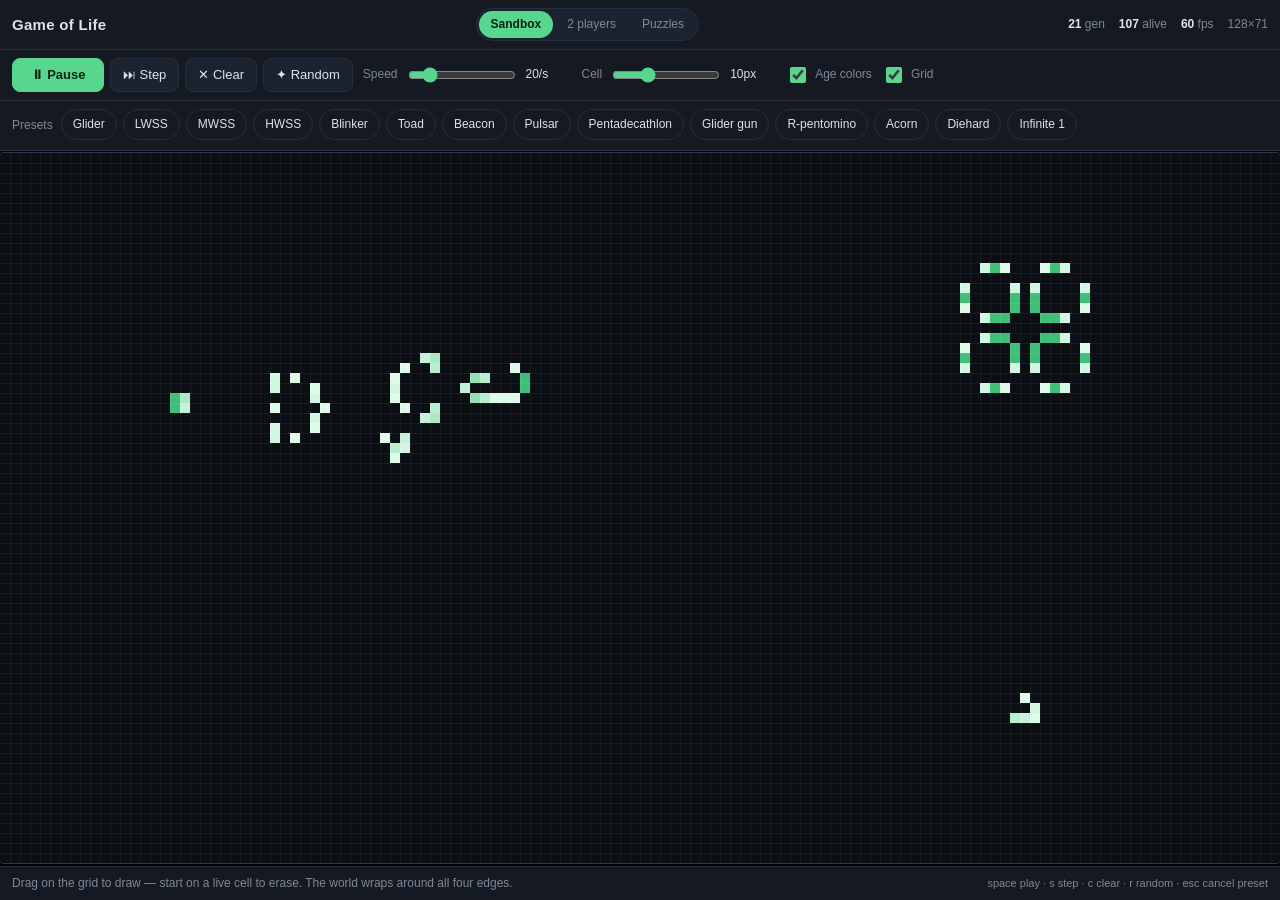
<file: game-of-life.html>
<!DOCTYPE html>
<html lang="en">
<head>
<meta charset="utf-8">
<meta name="viewport" content="width=device-width, initial-scale=1, maximum-scale=1, user-scalable=no, viewport-fit=cover">
<meta name="color-scheme" content="dark">
<title>Conway's Game of Life — infinite torus</title>
<meta name="theme-color" content="#141922">
<meta name="apple-mobile-web-app-capable" content="yes">
<meta name="apple-mobile-web-app-status-bar-style" content="black-translucent">
<meta name="apple-mobile-web-app-title" content="Life">
<link rel="icon" href="data:image/svg+xml,%3Csvg xmlns='http://www.w3.org/2000/svg' viewBox='0 0 5 5'%3E%3Crect width='5' height='5' fill='%230b0e13'/%3E%3Cg fill='%2358d68d'%3E%3Crect x='2' y='1' width='1' height='1'/%3E%3Crect x='3' y='2' width='1' height='1'/%3E%3Crect x='1' y='3' width='1' height='1'/%3E%3Crect x='2' y='3' width='1' height='1'/%3E%3Crect x='3' y='3' width='1' height='1'/%3E%3C/g%3E%3C/svg%3E">
<style>
:root {
  --bg: #0b0e13;
  --panel: #141922;
  --panel-2: #1c2330;
  --line: #262e3d;
  --text: #dbe3ef;
  --dim: #7d8899;
  --accent: #58d68d;
  --accent-ink: #06240f;
}

* { box-sizing: border-box; }

html, body {
  margin: 0;
  height: 100%;
  overflow: hidden;
  background: var(--bg);
  color: var(--text);
  font: 14px/1.4 ui-sans-serif, -apple-system, "Segoe UI", Roboto, Helvetica, Arial, sans-serif;
  -webkit-text-size-adjust: 100%;
  -webkit-tap-highlight-color: transparent;
  overscroll-behavior: none;
}

#app {
  display: flex;
  flex-direction: column;
  height: 100%;
  padding: env(safe-area-inset-top) env(safe-area-inset-right) env(safe-area-inset-bottom) env(safe-area-inset-left);
}

.bar {
  display: flex;
  align-items: center;
  gap: 10px;
  padding: 8px 12px;
  background: var(--panel);
  border-bottom: 1px solid var(--line);
  flex: 0 0 auto;
  flex-wrap: wrap;
}

header.bar { justify-content: space-between; }

h1 {
  margin: 0;
  font-size: 15px;
  font-weight: 650;
  letter-spacing: .02em;
}

.stats {
  display: flex;
  gap: 14px;
  font-variant-numeric: tabular-nums;
  color: var(--dim);
  font-size: 12px;
}
.stats b { color: var(--text); font-weight: 600; }
.dim { color: var(--dim); }

.group { display: flex; gap: 6px; }

button {
  font: inherit;
  font-size: 13px;
  color: var(--text);
  background: var(--panel-2);
  border: 1px solid var(--line);
  border-radius: 8px;
  padding: 7px 12px;
  cursor: pointer;
  touch-action: manipulation;
  white-space: nowrap;
}
button:hover { border-color: #3a465c; }
button:active { transform: translateY(1px); }
button.primary {
  background: var(--accent);
  border-color: var(--accent);
  color: var(--accent-ink);
  font-weight: 600;
  min-width: 92px;
}

.slider {
  display: flex;
  align-items: center;
  gap: 8px;
  font-size: 12px;
  color: var(--dim);
}
.slider input { width: 108px; accent-color: var(--accent); }
.slider output {
  color: var(--text);
  font-variant-numeric: tabular-nums;
  min-width: 46px;
}

.check {
  display: flex;
  align-items: center;
  gap: 6px;
  font-size: 12px;
  color: var(--dim);
  cursor: pointer;
}
.check input { accent-color: var(--accent); width: 16px; height: 16px; }

.presets { gap: 8px; flex-wrap: nowrap; }
.presets-label {
  font-size: 12px;
  color: var(--dim);
  flex: 0 0 auto;
}
.chips {
  display: flex;
  gap: 6px;
  overflow-x: auto;
  scrollbar-width: none;
  padding-bottom: 2px;
}
.chips::-webkit-scrollbar { display: none; }
.chip {
  flex: 0 0 auto;
  font-size: 12px;
  padding: 6px 11px;
  border-radius: 999px;
  background: transparent;
}
.chip.active {
  background: var(--accent);
  border-color: var(--accent);
  color: var(--accent-ink);
  font-weight: 600;
}

#stage {
  flex: 1 1 auto;
  min-height: 0;
  display: flex;
  align-items: center;
  justify-content: center;
  background: #05070a;
  overflow: hidden;
}

canvas {
  display: block;
  touch-action: none;
  cursor: crosshair;
  image-rendering: pixelated;
}

.hint {
  font-size: 12px;
  color: var(--dim);
  justify-content: space-between;
  border-bottom: none;
  border-top: 1px solid var(--line);
}
.hint .keys { font-size: 11px; }

@media (max-width: 720px) {
  .stats span:nth-child(4) { display: none; }
  .slider input { width: 84px; }
  .hint .keys { display: none; }
  button { padding: 8px 12px; }
}

/* ---------------------------------------------------------------- mode switch */
.modes {
  display: flex;
  gap: 2px;
  padding: 2px;
  background: var(--panel-2);
  border: 1px solid var(--line);
  border-radius: 999px;
  flex: 0 0 auto;
}
.mode {
  font-size: 12px;
  padding: 5px 12px;
  border-radius: 999px;
  color: var(--dim);
  text-decoration: none;
  white-space: nowrap;
}
.mode:hover { color: var(--text); }
.mode.active {
  background: var(--accent);
  color: var(--accent-ink);
  font-weight: 600;
}

/* ----------------------------------------------------------------- scoreboard */
.scoreboard {
  display: flex;
  gap: 8px;
  flex-wrap: wrap;
}
.side {
  display: flex;
  align-items: center;
  gap: 7px;
  padding: 4px 10px;
  border: 1px solid var(--line);
  border-radius: 8px;
  font-size: 12px;
  color: var(--dim);
  font-variant-numeric: tabular-nums;
  transition: border-color .15s, background .15s;
}
.side b { color: var(--text); font-weight: 600; }
.side .who { color: var(--text); font-weight: 600; }
.side .swatch {
  width: 10px; height: 10px;
  border-radius: 3px;
  flex: 0 0 auto;
}
#side-1 .swatch { background: #4d9ef0; }
#side-2 .swatch { background: #f0953d; }
#side-1.acting { border-color: #4d9ef0; background: rgba(77, 158, 240, .12); }
#side-2.acting { border-color: #f0953d; background: rgba(240, 149, 61, .12); }

/* ------------------------------------------------------------------- turn bar */
.turnbar { gap: 12px; }
.turn-label { font-size: 14px; font-weight: 600; }
.turn-sub { font-size: 12px; }
.spacer { flex: 1 1 auto; }
button:disabled { opacity: .45; cursor: default; }
button.ghost { background: transparent; color: var(--dim); }
.chip .cost {
  color: var(--dim);
  font-variant-numeric: tabular-nums;
  margin-left: 2px;
}
.chip.active .cost { color: inherit; opacity: .7; }
.presets.disabled { opacity: .4; pointer-events: none; }

/* -------------------------------------------------------------------- overlay */
#stage { position: relative; }
.overlay {
  position: fixed;
  inset: 0;
  display: flex;
  align-items: center;
  justify-content: center;
  background: rgba(5, 7, 10, .78);
  padding: 20px;
  z-index: 10;
}
.overlay.hidden { display: none; }
/* Result cards cover only the board, so the header, the mode switcher and the
   level chips stay reachable while one is up. Help panels stay properly modal. */
.overlay.inline { position: absolute; }
.card {
  background: var(--panel);
  border: 1px solid var(--line);
  border-radius: 14px;
  padding: 22px;
  max-width: 380px;
  text-align: center;
}
.card.wide { max-width: 560px; text-align: left; max-height: 80vh; overflow-y: auto; }
.card h2 { margin: 0 0 10px; font-size: 19px; }
.card p { margin: 0 0 18px; color: var(--dim); font-size: 13px; }
.card ul { margin: 0 0 18px; padding-left: 18px; color: var(--dim); font-size: 13px; }
.card li { margin-bottom: 9px; }
.card li b { color: var(--text); font-weight: 600; }

@media (max-width: 720px) {
  header.bar h1 { display: none; }
  .bar { padding: 6px 10px; gap: 8px; }
  .scoreboard { gap: 6px; }
  .side { padding: 4px 8px; gap: 5px; }
  .side .who { display: none; }
  /* keep the label, Done and Restart on one row; the round line drops below */
  .turnbar .spacer { display: none; }
  .turn-label {
    font-size: 13px;
    flex: 1 1 0;          /* zero basis, so the buttons never get wrapped off the row */
    min-width: 0;
    overflow: hidden;
    text-overflow: ellipsis;
    white-space: nowrap;
  }
  .turn-sub { width: 100%; order: 3; }
  /* one scrollable row rather than two stacked ones */
  .controls {
    flex-wrap: nowrap;
    overflow-x: auto;
    scrollbar-width: none;
  }
  .controls::-webkit-scrollbar { display: none; }
  .controls > * { flex: 0 0 auto; }
}

/* --------------------------------------------------------------------- puzzle */
.levels { gap: 8px; flex-wrap: nowrap; }
.levels .chip { min-width: 38px; text-align: center; }
.stats .over b { color: #f0953d; }
.stats .goal { color: #6f7a8c; }
.stats .goal b { color: #9aa6b8; }
.card-actions {
  display: flex;
  gap: 8px;
  justify-content: center;
}
/* the arena is bounded, unlike the other modes — the frame says so */
#stage canvas {
  border-radius: 4px;
  box-shadow: 0 0 0 1px #2f3949, 0 8px 30px rgba(0, 0, 0, .45);
}

/* --------------------------------------------------------- puzzle action bar */
.actions { gap: 8px; }
.actions .spacer { flex: 1 1 auto; }
@media (max-width: 720px) {
  .actions { flex-wrap: nowrap; overflow-x: auto; scrollbar-width: none; }
  .actions::-webkit-scrollbar { display: none; }
  .actions > * { flex: 0 0 auto; }
  .actions .spacer { display: none; }
}
</style>
</head>
<body>
<div id="app">
  <header class="bar">
    <h1>Game of Life</h1>
    <nav class="modes">
      <a href="https://pmomot.github.io/game-of-life/index.html" class="mode active" aria-current="page">Sandbox</a>
      <a href="https://pmomot.github.io/game-of-life/versus.html" class="mode">2 players</a>
      <a href="https://pmomot.github.io/game-of-life/puzzle.html" class="mode">Puzzles</a>
    </nav>
    <div class="stats">
      <span><b id="stat-gen">0</b> gen</span>
      <span><b id="stat-pop">0</b> alive</span>
      <span><b id="stat-fps">0</b> fps</span>
      <span class="dim" id="stat-size">0×0</span>
    </div>
  </header>

  <div class="bar controls">
    <div class="group">
      <button id="btn-play" class="primary" aria-label="Play / pause">▶ Play</button>
      <button id="btn-step" aria-label="Step one generation">⏭ Step</button>
      <button id="btn-clear" aria-label="Clear the grid">✕ Clear</button>
      <button id="btn-random" aria-label="Fill with random cells">✦ Random</button>
    </div>
    <label class="slider">
      <span>Speed</span>
      <input id="speed" type="range" min="1" max="121" value="20">
      <output id="speed-out">20/s</output>
    </label>
    <label class="slider">
      <span>Cell</span>
      <input id="cellsize" type="range" min="2" max="28" value="10">
      <output id="cellsize-out">10px</output>
    </label>
    <label class="check"><input id="agecolors" type="checkbox" checked><span>Age colors</span></label>
    <label class="check"><input id="gridlines" type="checkbox" checked><span>Grid</span></label>
  </div>

  <div class="bar presets">
    <span class="presets-label">Presets</span>
    <div id="preset-chips" class="chips"></div>
  </div>

  <main id="stage">
    <canvas id="view"></canvas>
  </main>

  <footer class="bar hint">
    <span id="hint">Drag on the grid to draw — start on a live cell to erase. The world wraps around all four edges.</span>
    <span class="dim keys">space play · s step · c clear · r random · esc cancel preset</span>
  </footer>
</div>
<script>
/* patterns.js */
/* Shared pattern library for both modes. Exposes window.LIFE_PATTERNS. */
(() => {
'use strict';

const PATTERNS = [
  { name: 'Glider', cells: `
.O.
..O
OOO` },
  { name: 'LWSS', cells: `
.O..O
O....
O...O
OOOO.` },
  { name: 'MWSS', cells: `
...O..
.O...O
O.....
O....O
OOOOO.` },
  { name: 'HWSS', cells: `
...OO..
.O....O
O......
O.....O
OOOOOO.` },
  { name: 'Blinker', cells: `
OOO` },
  { name: 'Toad', cells: `
.OOO
OOO.` },
  { name: 'Beacon', cells: `
OO..
OO..
..OO
..OO` },
  { name: 'Pulsar', cells: `
..OOO...OOO..
.............
O....O.O....O
O....O.O....O
O....O.O....O
..OOO...OOO..
.............
..OOO...OOO..
O....O.O....O
O....O.O....O
O....O.O....O
.............
..OOO...OOO..` },
  { name: 'Pentadecathlon', cells: `
..O....O..
OO.OOOO.OO
..O....O..` },
  { name: 'Glider gun', cells: `
........................O...........
......................O.O...........
............OO......OO............OO
...........O...O....OO............OO
OO........O.....O...OO..............
OO........O...O.OO....O.O...........
..........O.....O.......O...........
...........O...O....................
............OO......................` },
  { name: 'R-pentomino', cells: `
.OO
OO.
.O.` },
  { name: 'Acorn', cells: `
.O.....
...O...
OO..OOO` },
  { name: 'Diehard', cells: `
......O.
OO......
.O...OOO` },
  { name: 'Infinite 1', cells: `
......O.
....O.OO
....O.O.
....O...
..O.....
O.O.....` },
];

function parsePattern(src) {
  const rows = src.replace(/^\n/, '').split('\n').filter(l => l.length);
  const w = rows.reduce((m, r) => Math.max(m, r.length), 0);
  const pts = [];
  for (let y = 0; y < rows.length; y++)
    for (let x = 0; x < rows[y].length; x++)
      if (rows[y][x] === 'O') pts.push([x, y]);
  return { w, h: rows.length, pts };
}
for (const p of PATTERNS) p.parsed = parsePattern(p.cells);

window.LIFE_PATTERNS = PATTERNS;
})();
/* app.js */
/* Conway's Game of Life — toroidal (edge-wrapping) world, canvas + typed arrays. */
(() => {
'use strict';

/* ------------------------------------------------------------------ patterns */
// Defined in patterns.js: '.' dead, 'O' alive, stamped centered on the tapped cell.
const PATTERNS = window.LIFE_PATTERNS;

/* -------------------------------------------------------------------- colors */
const COLOR_DEAD = '#0b0e13';
const COLOR_NEW = '#eafff2';   // just born
const COLOR_OLD = '#3fbf78';   // settled
const SETTLE = 14;             // generations to fade from new -> old

function packRGBA(hex) {                       // -> little-endian 0xAABBGGRR
  const n = parseInt(hex.slice(1), 16);
  const r = (n >> 16) & 255, g = (n >> 8) & 255, b = n & 255;
  return (255 << 24 | b << 16 | g << 8 | r) >>> 0;
}
const DEAD_U32 = packRGBA(COLOR_DEAD);
const PLAIN_U32 = packRGBA(COLOR_OLD);
const AGE_LUT = (() => {
  const a = parseInt(COLOR_NEW.slice(1), 16), b = parseInt(COLOR_OLD.slice(1), 16);
  const ar = a >> 16 & 255, ag = a >> 8 & 255, ab = a & 255;
  const br = b >> 16 & 255, bg = b >> 8 & 255, bb = b & 255;
  const lut = new Uint32Array(256);
  for (let i = 0; i < 256; i++) {
    const t = Math.min(i, SETTLE) / SETTLE;
    const r = Math.round(ar + (br - ar) * t);
    const g = Math.round(ag + (bg - ag) * t);
    const bl = Math.round(ab + (bb - ab) * t);
    lut[i] = (255 << 24 | bl << 16 | g << 8 | r) >>> 0;
  }
  return lut;
})();

/* ----------------------------------------------------------------------- dom */
const $ = id => document.getElementById(id);
const stage = $('stage');
const canvas = $('view');
const ctx = canvas.getContext('2d', { alpha: false });
const elGen = $('stat-gen'), elPop = $('stat-pop'), elFps = $('stat-fps'), elSize = $('stat-size');
const elHint = $('hint');

/* --------------------------------------------------------------------- world */
let cols = 0, rows = 0, cellPx = 10, dpr = 1;
let grid, next, ages, colSum;
let population = 0, generation = 0;

// offscreen 1px-per-cell buffer, scaled up on draw — one blit instead of N fillRects
const off = document.createElement('canvas');
const offCtx = off.getContext('2d', { alpha: false });
let imgData = null, buf32 = null;

function allocate(w, h) {
  const oldGrid = grid, oldCols = cols, oldRows = rows;
  cols = w; rows = h;
  const n = w * h;
  grid = new Uint8Array(n);
  next = new Uint8Array(n);
  ages = new Uint8Array(n);
  colSum = new Uint8Array(w);

  if (oldGrid) {                       // keep whatever still fits after a resize
    const cw = Math.min(oldCols, w), ch = Math.min(oldRows, h);
    for (let y = 0; y < ch; y++)
      for (let x = 0; x < cw; x++)
        grid[y * w + x] = oldGrid[y * oldCols + x];
  }
  population = 0;
  for (let i = 0; i < n; i++) if (grid[i]) population++;

  off.width = w; off.height = h;
  imgData = offCtx.createImageData(w, h);
  buf32 = new Uint32Array(imgData.data.buffer);
  offCtx.imageSmoothingEnabled = false;
}

function layout() {
  const availW = Math.max(120, stage.clientWidth);
  const availH = Math.max(120, stage.clientHeight);
  dpr = Math.min(window.devicePixelRatio || 1, 2);

  // grid spans the full stage width exactly; cell size is nudged to divide it
  const c = Math.max(8, Math.round(availW / cellPx));
  const exact = availW / c;
  const r = Math.max(8, Math.floor(availH / exact));

  const cssW = availW, cssH = r * exact;
  canvas.style.width = cssW + 'px';
  canvas.style.height = cssH + 'px';
  canvas.width = Math.round(cssW * dpr);
  canvas.height = Math.round(cssH * dpr);
  ctx.imageSmoothingEnabled = false;

  if (c !== cols || r !== rows) allocate(c, r);
  elSize.textContent = cols + '×' + rows;
  dirty = true;
}

/* ---------------------------------------------------------------- simulation */
// Per row: column sums of the 3 vertically-adjacent cells, then a 3-wide sliding
// window across them. ~5 adds per cell instead of 8, all wrapped on a torus.
function step() {
  const w = cols, h = rows, cur = grid, nxt = next, cs = colSum;
  const withAges = ageColors;
  let pop = 0;

  for (let y = 0; y < h; y++) {
    const rN = (y === 0 ? h - 1 : y - 1) * w;
    const rC = y * w;
    const rS = (y === h - 1 ? 0 : y + 1) * w;

    for (let x = 0; x < w; x++) cs[x] = cur[rN + x] + cur[rC + x] + cur[rS + x];

    let left = cs[w - 1], mid = cs[0], right;
    for (let x = 0; x < w; x++) {
      right = cs[x === w - 1 ? 0 : x + 1];
      const i = rC + x;
      const self = cur[i];
      const n = left + mid + right - self;
      const alive = (n === 3 || (n === 2 && self)) ? 1 : 0;
      nxt[i] = alive;
      pop += alive;
      if (withAges) {
        const a = ages[i];
        ages[i] = alive ? (a < 255 ? a + 1 : 255) : 0;
      }
      left = mid; mid = right;
    }
  }

  const t = grid; grid = next; next = t;
  population = pop;
  generation++;
  dirty = true;
}

/* ------------------------------------------------------------------- drawing */
function render() {
  const n = cols * rows, g = grid, buf = buf32;
  if (ageColors) {
    for (let i = 0; i < n; i++) buf[i] = g[i] ? AGE_LUT[ages[i]] : DEAD_U32;
  } else {
    for (let i = 0; i < n; i++) buf[i] = g[i] ? PLAIN_U32 : DEAD_U32;
  }
  offCtx.putImageData(imgData, 0, 0);
  ctx.drawImage(off, 0, 0, cols, rows, 0, 0, canvas.width, canvas.height);

  const px = canvas.width / cols;
  if (showGrid && px / dpr >= 6) {          // only when cells are big enough to read
    ctx.strokeStyle = 'rgba(255,255,255,0.055)';
    ctx.lineWidth = 1;
    ctx.beginPath();
    for (let x = 1; x < cols; x++) {
      const gx = Math.round(x * px) + 0.5;
      ctx.moveTo(gx, 0); ctx.lineTo(gx, canvas.height);
    }
    for (let y = 1; y < rows; y++) {
      const gy = Math.round(y * (canvas.height / rows)) + 0.5;
      ctx.moveTo(0, gy); ctx.lineTo(canvas.width, gy);
    }
    ctx.stroke();
  }
}

/* --------------------------------------------------------------------- edits */
function setCell(x, y, v) {
  x = ((x % cols) + cols) % cols;
  y = ((y % rows) + rows) % rows;
  const i = y * cols + x;
  if (grid[i] === v) return;
  grid[i] = v;
  ages[i] = 0;
  population += v ? 1 : -1;
  dirty = true;
}

function stampPattern(p, cx, cy) {
  const { w, h, pts } = p.parsed;
  const ox = cx - (w >> 1), oy = cy - (h >> 1);
  for (let k = 0; k < pts.length; k++) setCell(ox + pts[k][0], oy + pts[k][1], 1);
}

function clearAll() {
  grid.fill(0); ages.fill(0);
  population = 0; generation = 0;
  dirty = true;
}

function randomize(density = 0.28) {
  for (let i = 0, n = cols * rows; i < n; i++) {
    grid[i] = Math.random() < density ? 1 : 0;
    ages[i] = 0;
  }
  population = 0;
  for (let i = 0, n = cols * rows; i < n; i++) if (grid[i]) population++;
  generation = 0;
  dirty = true;
}

/* -------------------------------------------------------------------- input */
const pointers = new Map();   // pointerId -> { mode, lx, ly }
let armedPreset = null;

function cellAt(ev) {
  const r = canvas.getBoundingClientRect();
  const x = Math.floor((ev.clientX - r.left) / (r.width / cols));
  const y = Math.floor((ev.clientY - r.top) / (r.height / rows));
  return [Math.min(cols - 1, Math.max(0, x)), Math.min(rows - 1, Math.max(0, y))];
}

function line(x0, y0, x1, y1, v) {          // Bresenham, so fast drags stay solid
  let dx = Math.abs(x1 - x0), dy = -Math.abs(y1 - y0);
  const sx = x0 < x1 ? 1 : -1, sy = y0 < y1 ? 1 : -1;
  let err = dx + dy;
  for (;;) {
    setCell(x0, y0, v);
    if (x0 === x1 && y0 === y1) break;
    const e2 = 2 * err;
    if (e2 >= dy) { err += dy; x0 += sx; }
    if (e2 <= dx) { err += dx; y0 += sy; }
  }
}

canvas.addEventListener('pointerdown', ev => {
  ev.preventDefault();
  canvas.setPointerCapture(ev.pointerId);
  const [x, y] = cellAt(ev);
  if (armedPreset) { stampPattern(armedPreset, x, y); return; }
  const mode = grid[y * cols + x] ? 0 : 1;   // start on a live cell to erase
  pointers.set(ev.pointerId, { mode, lx: x, ly: y });
  setCell(x, y, mode);
});

canvas.addEventListener('pointermove', ev => {
  const p = pointers.get(ev.pointerId);
  if (!p) return;
  ev.preventDefault();
  let events = ev.getCoalescedEvents ? ev.getCoalescedEvents() : null;
  if (!events || !events.length) events = [ev];   // some browsers hand back an empty list
  for (const e of events) {
    const [x, y] = cellAt(e);
    if (x === p.lx && y === p.ly) continue;
    line(p.lx, p.ly, x, y, p.mode);
    p.lx = x; p.ly = y;
  }
});

const endPointer = ev => pointers.delete(ev.pointerId);
canvas.addEventListener('pointerup', endPointer);
canvas.addEventListener('pointercancel', endPointer);
canvas.addEventListener('contextmenu', ev => ev.preventDefault());

/* ------------------------------------------------------------------ controls */
let running = false, dirty = true;
let ageColors = true, showGrid = true;
let gps = 20;                     // generations per second (122 = uncapped)

const btnPlay = $('btn-play');
function setRunning(v) {
  running = v;
  btnPlay.textContent = v ? '⏸ Pause' : '▶ Play';
  acc = 0; last = performance.now();
}
btnPlay.onclick = () => setRunning(!running);
$('btn-step').onclick = () => { setRunning(false); step(); };
$('btn-clear').onclick = () => clearAll();
$('btn-random').onclick = () => randomize();

const speed = $('speed'), speedOut = $('speed-out');
speed.oninput = () => {
  gps = +speed.value;
  speedOut.textContent = gps > 120 ? 'max' : gps + '/s';
};
const cellsize = $('cellsize'), cellOut = $('cellsize-out');
cellsize.oninput = () => {
  cellPx = +cellsize.value;
  cellOut.textContent = cellPx + 'px';
  layout();
};
$('agecolors').onchange = e => { ageColors = e.target.checked; if (!ageColors) ages.fill(0); dirty = true; };
$('gridlines').onchange = e => { showGrid = e.target.checked; dirty = true; };

const chipBox = $('preset-chips');
PATTERNS.forEach(p => {
  const b = document.createElement('button');
  b.className = 'chip';
  b.textContent = p.name;
  b.onclick = () => selectPreset(p === armedPreset ? null : p);
  p.chip = b;
  chipBox.appendChild(b);
});

const DEFAULT_HINT = elHint.textContent;
function selectPreset(p) {
  armedPreset = p;
  PATTERNS.forEach(q => q.chip.classList.toggle('active', q === p));
  elHint.textContent = p
    ? `“${p.name}” armed — tap the grid to place it (tap the chip again or press Esc to draw normally).`
    : DEFAULT_HINT;
}

window.addEventListener('keydown', ev => {
  if (ev.target.tagName === 'INPUT') return;
  const k = ev.key.toLowerCase();
  if (k === ' ' || k === 'spacebar') { ev.preventDefault(); setRunning(!running); }
  else if (k === 's') { setRunning(false); step(); }
  else if (k === 'c') clearAll();
  else if (k === 'r') randomize();
  else if (k === 'escape') selectPreset(null);
});

/* ---------------------------------------------------------------------- loop */
let acc = 0, last = performance.now();
let fpsAvg = 0, statTimer = 0;

function frame(now) {
  const dt = Math.min(now - last, 250);
  last = now;

  if (running) {
    if (gps > 120) {
      step();                                   // uncapped: one gen per frame
    } else {
      acc += dt;
      const interval = 1000 / gps;
      let budget = 8;                           // never stall the frame
      while (acc >= interval && budget-- > 0) { step(); acc -= interval; }
      if (acc > interval * 8) acc = 0;
    }
  }

  if (dirty) { render(); dirty = false; }

  if (dt > 0) fpsAvg = fpsAvg ? fpsAvg * 0.9 + (1000 / dt) * 0.1 : 1000 / dt;
  statTimer += dt;
  if (statTimer > 200) {
    statTimer = 0;
    elGen.textContent = generation;
    elPop.textContent = population;
    elFps.textContent = Math.round(fpsAvg);
  }
  requestAnimationFrame(frame);
}

/* --------------------------------------------------------------------- start */
let resizeTimer = 0;
const onResize = () => {
  clearTimeout(resizeTimer);
  resizeTimer = setTimeout(layout, 80);
};
if (window.ResizeObserver) new ResizeObserver(onResize).observe(stage);
window.addEventListener('resize', onResize);
window.addEventListener('orientationchange', onResize);

cellPx = window.innerWidth < 720 ? 8 : 10;
cellsize.value = cellPx;
cellOut.textContent = cellPx + 'px';
speedOut.textContent = gps + '/s';
layout();

// a glider gun and a couple of gliders, so there is something moving on load
stampPattern(PATTERNS.find(p => p.name === 'Glider gun'), Math.floor(cols * 0.28), Math.floor(rows * 0.35));
stampPattern(PATTERNS.find(p => p.name === 'Glider'), Math.floor(cols * 0.75), Math.floor(rows * 0.7));
stampPattern(PATTERNS.find(p => p.name === 'Pulsar'), Math.floor(cols * 0.8), Math.floor(rows * 0.25));
setRunning(true);
requestAnimationFrame(frame);
})();
</script>

</body>
</html>
</file>
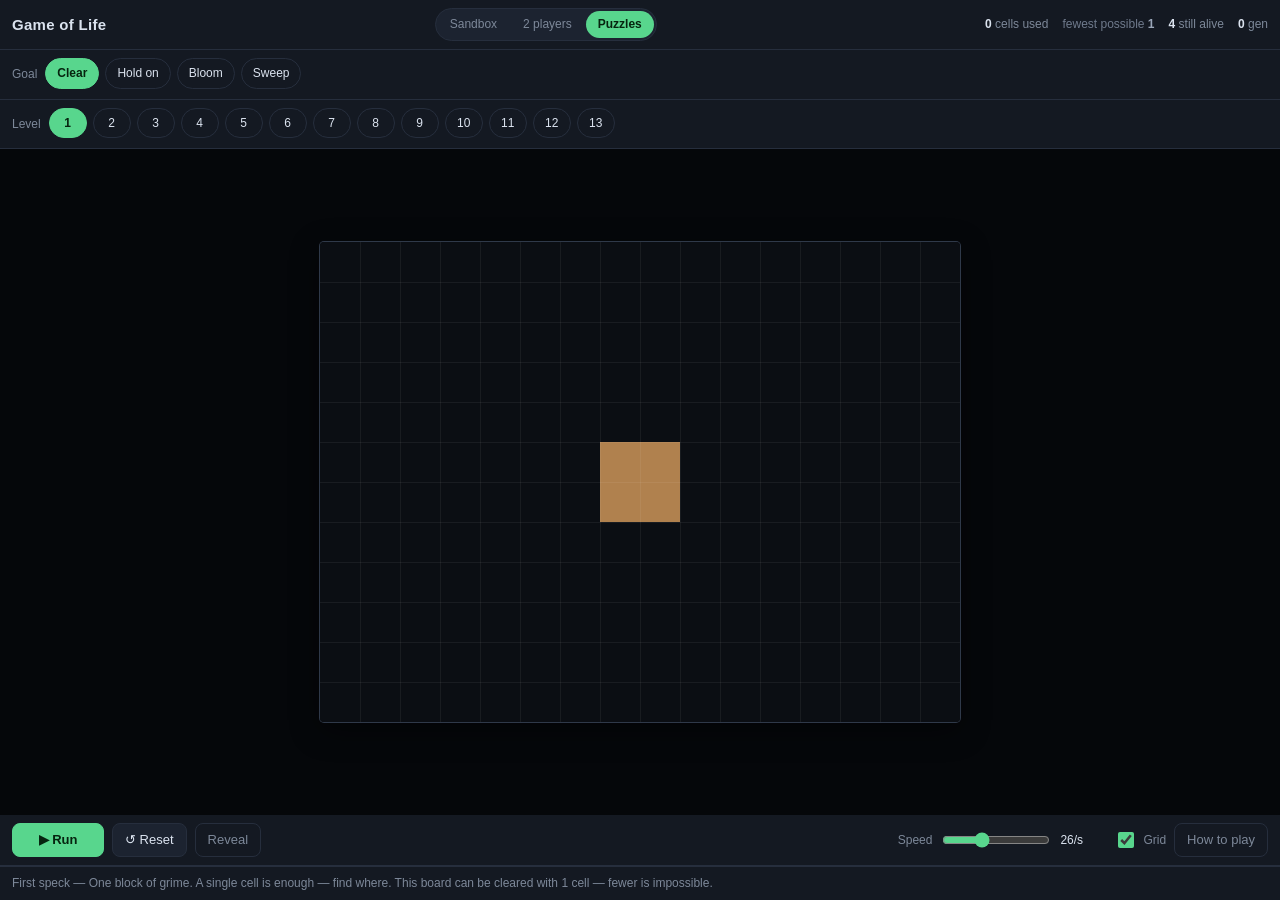
<file: puzzle.html>
<!DOCTYPE html>
<html lang="en">
<head>
<meta charset="utf-8">
<meta name="viewport" content="width=device-width, initial-scale=1, maximum-scale=1, user-scalable=no, viewport-fit=cover">
<meta name="color-scheme" content="dark">
<title>Game of Life — puzzles</title>
<meta name="theme-color" content="#141922">
<meta name="apple-mobile-web-app-capable" content="yes">
<meta name="apple-mobile-web-app-status-bar-style" content="black-translucent">
<meta name="apple-mobile-web-app-title" content="Life puzzles">
<link rel="icon" href="data:image/svg+xml,%3Csvg xmlns='http://www.w3.org/2000/svg' viewBox='0 0 5 5'%3E%3Crect width='5' height='5' fill='%230b0e13'/%3E%3Cg fill='%2358d68d'%3E%3Crect x='2' y='1' width='1' height='1'/%3E%3Crect x='3' y='2' width='1' height='1'/%3E%3Crect x='1' y='3' width='1' height='1'/%3E%3Crect x='2' y='3' width='1' height='1'/%3E%3Crect x='3' y='3' width='1' height='1'/%3E%3C/g%3E%3C/svg%3E">
<link rel="stylesheet" href="styles.css">
</head>
<body>
<div id="app">
  <header class="bar">
    <h1>Game of Life</h1>
    <nav class="modes">
      <a href="index.html" class="mode">Sandbox</a>
      <a href="versus.html" class="mode">2 players</a>
      <a href="puzzle.html" class="mode active" aria-current="page">Puzzles</a>
    </nav>
    <div class="stats" id="stats">
      <span><b id="s0v">0</b> <span id="s0l">cells used</span></span>
      <span class="goal"><span id="s1l">fewest possible</span> <b id="s1v">1</b></span>
      <span><b id="s2v">0</b> <span id="s2l">still alive</span></span>
      <span><b id="s3v">0</b> <span id="s3l">gen</span></span>
    </div>
  </header>

  <div class="bar levels">
    <span class="presets-label">Goal</span>
    <div id="goal-chips" class="chips"></div>
  </div>

  <div class="bar levels">
    <span class="presets-label">Level</span>
    <div id="level-chips" class="chips"></div>
  </div>

  <main id="stage">
    <canvas id="view"></canvas>
    <div id="result" class="overlay inline hidden">
      <div class="card">
        <h2 id="result-title">Clear</h2>
        <p id="result-body"></p>
        <div class="card-actions">
          <button id="btn-retry">Try again</button>
          <button id="btn-next" class="primary">Next level ▸</button>
        </div>
      </div>
    </div>
  </main>

  <div class="bar actions">
    <button id="btn-run" class="primary">▶ Run</button>
    <button id="btn-reset">↺ Reset</button>
    <button id="btn-reveal" class="ghost">Reveal</button>
    <span class="spacer"></span>
    <label class="slider">
      <span>Speed</span>
      <input id="speed" type="range" min="8" max="60" value="26">
      <output id="speed-out">26/s</output>
    </label>
    <label class="check"><input id="gridlines" type="checkbox" checked><span>Grid</span></label>
    <button id="btn-help" class="ghost">How to play</button>
  </div>

  <footer class="bar hint">
    <span id="hint"></span>
  </footer>

  <div id="help" class="overlay hidden">
    <div class="card wide">
      <h2>How to play</h2>
      <p id="help-goal"></p>
      <ul>
        <li><b>Add cells by tapping</b> empty squares, then press Run and let ordinary Life rules take over. Tap a cell again to take it back.</li>
        <li><b>Dirt</b> is the ochre stuff already on the board. You cannot remove it by hand — only Life can.</li>
        <li><b>Rock</b> is inert: nothing lives on it and you cannot build there.</li>
        <li><b>These boards do not wrap</b>, unlike the other two modes. Cells that reach an edge fall off, which is often exactly what you want.</li>
        <li><b>Clear, Hold on and Bloom targets are proven.</b> A solver tried every placement of one cell, then two, then three, and simulated each. When a board says one cell is enough, one cell really is enough — and when it says 55 is the most you can grow it to, nothing does better.</li>
        <li><b>Sweep targets are the best known</b>, not a proof: they come from searching gliders, spaceships and other patterns at every position. Beat one and you have found something the search missed.</li>
        <li><b>Level numbers</b> show ★ when you matched the target and ✓ when you finished short of it. Stuck? <b>Reveal</b> shows an answer, but the level is then marked as revealed rather than scored.</li>
      </ul>
      <button id="btn-help-close" class="primary">Got it</button>
    </div>
  </div>
</div>
<script src="levels.js"></script>
<script src="puzzle.js"></script>
</body>
</html>
</file>
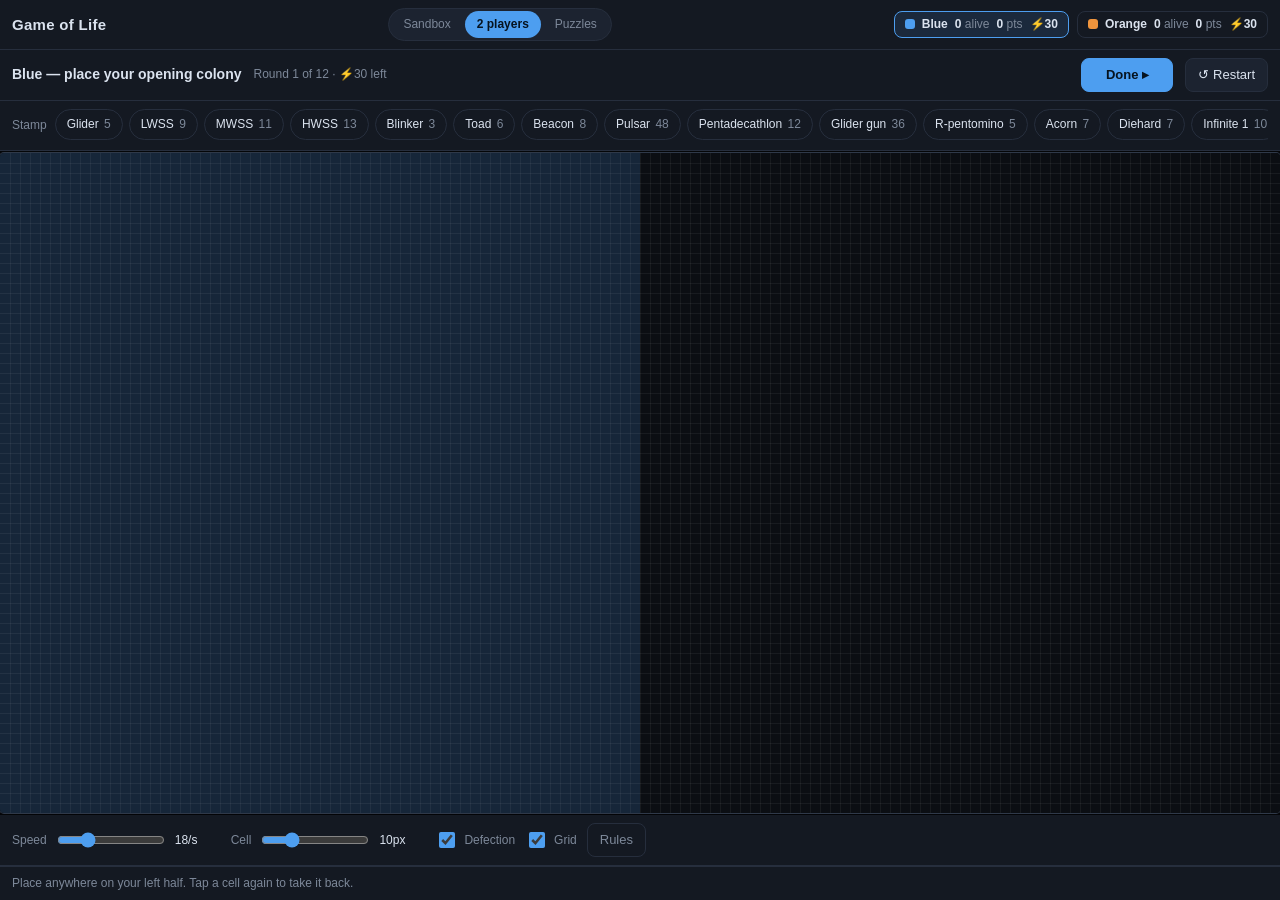
<file: versus.html>
<!DOCTYPE html>
<html lang="en">
<head>
<meta charset="utf-8">
<meta name="viewport" content="width=device-width, initial-scale=1, maximum-scale=1, user-scalable=no, viewport-fit=cover">
<meta name="color-scheme" content="dark">
<title>Game of Life — 2 players</title>
<meta name="theme-color" content="#141922">
<meta name="apple-mobile-web-app-capable" content="yes">
<meta name="apple-mobile-web-app-status-bar-style" content="black-translucent">
<meta name="apple-mobile-web-app-title" content="Life vs">
<link rel="icon" href="data:image/svg+xml,%3Csvg xmlns='http://www.w3.org/2000/svg' viewBox='0 0 5 5'%3E%3Crect width='5' height='5' fill='%230b0e13'/%3E%3Cg fill='%2358d68d'%3E%3Crect x='2' y='1' width='1' height='1'/%3E%3Crect x='3' y='2' width='1' height='1'/%3E%3Crect x='1' y='3' width='1' height='1'/%3E%3Crect x='2' y='3' width='1' height='1'/%3E%3Crect x='3' y='3' width='1' height='1'/%3E%3C/g%3E%3C/svg%3E">
<link rel="stylesheet" href="styles.css">
</head>
<body>
<div id="app">
  <header class="bar">
    <h1>Game of Life</h1>
    <nav class="modes">
      <a href="index.html" class="mode">Sandbox</a>
      <a href="versus.html" class="mode active" aria-current="page">2 players</a>
      <a href="puzzle.html" class="mode">Puzzles</a>
    </nav>
    <div class="scoreboard">
      <div class="side" id="side-1">
        <span class="swatch"></span>
        <span class="who">Blue</span>
        <span class="num"><b id="pop-1">0</b> alive</span>
        <span class="num"><b id="score-1">0</b> pts</span>
        <span class="num energy">⚡<b id="energy-1">0</b></span>
      </div>
      <div class="side" id="side-2">
        <span class="swatch"></span>
        <span class="who">Orange</span>
        <span class="num"><b id="pop-2">0</b> alive</span>
        <span class="num"><b id="score-2">0</b> pts</span>
        <span class="num energy">⚡<b id="energy-2">0</b></span>
      </div>
    </div>
  </header>

  <div class="bar turnbar" id="turnbar">
    <span class="turn-label" id="turn-label">Blue — place your opening colony</span>
    <span class="turn-sub dim" id="turn-sub">Round 1 of 12</span>
    <span class="spacer"></span>
    <button id="btn-done" class="primary">Done ▸</button>
    <button id="btn-restart">↺ Restart</button>
  </div>

  <div class="bar presets" id="preset-bar">
    <span class="presets-label">Stamp</span>
    <div id="preset-chips" class="chips"></div>
  </div>

  <main id="stage">
    <canvas id="view"></canvas>
    <div id="overlay" class="overlay inline hidden">
      <div class="card">
        <h2 id="over-title">Blue wins</h2>
        <p id="over-body"></p>
        <button id="btn-again" class="primary">Play again</button>
      </div>
    </div>
  </main>

  <div class="bar controls">
    <label class="slider">
      <span>Speed</span>
      <input id="speed" type="range" min="4" max="60" value="18">
      <output id="speed-out">18/s</output>
    </label>
    <label class="slider">
      <span>Cell</span>
      <input id="cellsize" type="range" min="4" max="28" value="10">
      <output id="cellsize-out">10px</output>
    </label>
    <label class="check"><input id="defect" type="checkbox" checked><span title="A surviving cell whose every neighbour belongs to the enemy switches sides">Defection</span></label>
    <label class="check"><input id="gridlines" type="checkbox" checked><span>Grid</span></label>
    <button id="btn-rules" class="ghost">Rules</button>
  </div>

  <footer class="bar hint">
    <span id="hint">Tap empty cells inside your glow to place them. Tap a cell you just placed to take it back.</span>
  </footer>

  <div id="rules" class="overlay hidden">
    <div class="card wide">
      <h2>How it works</h2>
      <ul>
        <li><b>The board is ordinary Life.</b> Three live neighbours make a cell; two or three keep it alive. Patterns behave exactly as they always do — a newborn cell simply takes the colour held by the majority of its three parents.</li>
        <li><b>Defection</b> (optional) is the only added rule: a cell that survives while <i>every</i> one of its neighbours belongs to the enemy switches sides. It can never fire inside your own patterns, so gliders and guns stay intact until they touch enemy territory.</li>
        <li><b>Each round</b> both players place cells while the board is paused, then it runs for 30 generations. Twelve rounds, then the highest score wins. Who places first alternates.</li>
        <li><b>Energy</b> buys cells, one each. You earn a fixed income plus a share of your living population, so holding ground pays.</li>
        <li><b>You may only build</b> on empty cells near the ones you owned when your turn began — shown as a glow, and fixed for the turn, so you cannot crawl across the board. Your opening colony goes anywhere on your half, and if you are wiped out you get the half back to rebuild.</li>
        <li><b>Score</b> counts your living cells every generation, so lasting structures beat a last-second splurge.</li>
        <li>The board wraps on every edge. There are no corners to hide in.</li>
      </ul>
      <button id="btn-rules-close" class="primary">Got it</button>
    </div>
  </div>
</div>
<script src="patterns.js"></script>
<script src="versus.js"></script>
</body>
</html>
</file>
<file: styles.css>
:root {
  --bg: #0b0e13;
  --panel: #141922;
  --panel-2: #1c2330;
  --line: #262e3d;
  --text: #dbe3ef;
  --dim: #7d8899;
  --accent: #58d68d;
  --accent-ink: #06240f;
}

* { box-sizing: border-box; }

html, body {
  margin: 0;
  height: 100%;
  overflow: hidden;
  background: var(--bg);
  color: var(--text);
  font: 14px/1.4 ui-sans-serif, -apple-system, "Segoe UI", Roboto, Helvetica, Arial, sans-serif;
  -webkit-text-size-adjust: 100%;
  -webkit-tap-highlight-color: transparent;
  overscroll-behavior: none;
}

#app {
  display: flex;
  flex-direction: column;
  height: 100%;
  padding: env(safe-area-inset-top) env(safe-area-inset-right) env(safe-area-inset-bottom) env(safe-area-inset-left);
}

.bar {
  display: flex;
  align-items: center;
  gap: 10px;
  padding: 8px 12px;
  background: var(--panel);
  border-bottom: 1px solid var(--line);
  flex: 0 0 auto;
  flex-wrap: wrap;
}

header.bar { justify-content: space-between; }

h1 {
  margin: 0;
  font-size: 15px;
  font-weight: 650;
  letter-spacing: .02em;
}

.stats {
  display: flex;
  gap: 14px;
  font-variant-numeric: tabular-nums;
  color: var(--dim);
  font-size: 12px;
}
.stats b { color: var(--text); font-weight: 600; }
.dim { color: var(--dim); }

.group { display: flex; gap: 6px; }

button {
  font: inherit;
  font-size: 13px;
  color: var(--text);
  background: var(--panel-2);
  border: 1px solid var(--line);
  border-radius: 8px;
  padding: 7px 12px;
  cursor: pointer;
  touch-action: manipulation;
  white-space: nowrap;
}
button:hover { border-color: #3a465c; }
button:active { transform: translateY(1px); }
button.primary {
  background: var(--accent);
  border-color: var(--accent);
  color: var(--accent-ink);
  font-weight: 600;
  min-width: 92px;
}

.slider {
  display: flex;
  align-items: center;
  gap: 8px;
  font-size: 12px;
  color: var(--dim);
}
.slider input { width: 108px; accent-color: var(--accent); }
.slider output {
  color: var(--text);
  font-variant-numeric: tabular-nums;
  min-width: 46px;
}

.check {
  display: flex;
  align-items: center;
  gap: 6px;
  font-size: 12px;
  color: var(--dim);
  cursor: pointer;
}
.check input { accent-color: var(--accent); width: 16px; height: 16px; }

.presets { gap: 8px; flex-wrap: nowrap; }
.presets-label {
  font-size: 12px;
  color: var(--dim);
  flex: 0 0 auto;
}
.chips {
  display: flex;
  gap: 6px;
  overflow-x: auto;
  scrollbar-width: none;
  padding-bottom: 2px;
}
.chips::-webkit-scrollbar { display: none; }
.chip {
  flex: 0 0 auto;
  font-size: 12px;
  padding: 6px 11px;
  border-radius: 999px;
  background: transparent;
}
.chip.active {
  background: var(--accent);
  border-color: var(--accent);
  color: var(--accent-ink);
  font-weight: 600;
}

#stage {
  flex: 1 1 auto;
  min-height: 0;
  display: flex;
  align-items: center;
  justify-content: center;
  background: #05070a;
  overflow: hidden;
}

canvas {
  display: block;
  touch-action: none;
  cursor: crosshair;
  image-rendering: pixelated;
}

.hint {
  font-size: 12px;
  color: var(--dim);
  justify-content: space-between;
  border-bottom: none;
  border-top: 1px solid var(--line);
}
.hint .keys { font-size: 11px; }

@media (max-width: 720px) {
  .stats span:nth-child(4) { display: none; }
  .slider input { width: 84px; }
  .hint .keys { display: none; }
  button { padding: 8px 12px; }
}

/* ---------------------------------------------------------------- mode switch */
.modes {
  display: flex;
  gap: 2px;
  padding: 2px;
  background: var(--panel-2);
  border: 1px solid var(--line);
  border-radius: 999px;
  flex: 0 0 auto;
}
.mode {
  font-size: 12px;
  padding: 5px 12px;
  border-radius: 999px;
  color: var(--dim);
  text-decoration: none;
  white-space: nowrap;
}
.mode:hover { color: var(--text); }
.mode.active {
  background: var(--accent);
  color: var(--accent-ink);
  font-weight: 600;
}

/* ----------------------------------------------------------------- scoreboard */
.scoreboard {
  display: flex;
  gap: 8px;
  flex-wrap: wrap;
}
.side {
  display: flex;
  align-items: center;
  gap: 7px;
  padding: 4px 10px;
  border: 1px solid var(--line);
  border-radius: 8px;
  font-size: 12px;
  color: var(--dim);
  font-variant-numeric: tabular-nums;
  transition: border-color .15s, background .15s;
}
.side b { color: var(--text); font-weight: 600; }
.side .who { color: var(--text); font-weight: 600; }
.side .swatch {
  width: 10px; height: 10px;
  border-radius: 3px;
  flex: 0 0 auto;
}
#side-1 .swatch { background: #4d9ef0; }
#side-2 .swatch { background: #f0953d; }
#side-1.acting { border-color: #4d9ef0; background: rgba(77, 158, 240, .12); }
#side-2.acting { border-color: #f0953d; background: rgba(240, 149, 61, .12); }

/* ------------------------------------------------------------------- turn bar */
.turnbar { gap: 12px; }
.turn-label { font-size: 14px; font-weight: 600; }
.turn-sub { font-size: 12px; }
.spacer { flex: 1 1 auto; }
button:disabled { opacity: .45; cursor: default; }
button.ghost { background: transparent; color: var(--dim); }
.chip .cost {
  color: var(--dim);
  font-variant-numeric: tabular-nums;
  margin-left: 2px;
}
.chip.active .cost { color: inherit; opacity: .7; }
.presets.disabled { opacity: .4; pointer-events: none; }

/* -------------------------------------------------------------------- overlay */
#stage { position: relative; }
.overlay {
  position: fixed;
  inset: 0;
  display: flex;
  align-items: center;
  justify-content: center;
  background: rgba(5, 7, 10, .78);
  padding: 20px;
  z-index: 10;
}
.overlay.hidden { display: none; }
/* Result cards cover only the board, so the header, the mode switcher and the
   level chips stay reachable while one is up. Help panels stay properly modal. */
.overlay.inline { position: absolute; }
.card {
  background: var(--panel);
  border: 1px solid var(--line);
  border-radius: 14px;
  padding: 22px;
  max-width: 380px;
  text-align: center;
}
.card.wide { max-width: 560px; text-align: left; max-height: 80vh; overflow-y: auto; }
.card h2 { margin: 0 0 10px; font-size: 19px; }
.card p { margin: 0 0 18px; color: var(--dim); font-size: 13px; }
.card ul { margin: 0 0 18px; padding-left: 18px; color: var(--dim); font-size: 13px; }
.card li { margin-bottom: 9px; }
.card li b { color: var(--text); font-weight: 600; }

@media (max-width: 720px) {
  header.bar h1 { display: none; }
  .bar { padding: 6px 10px; gap: 8px; }
  .scoreboard { gap: 6px; }
  .side { padding: 4px 8px; gap: 5px; }
  .side .who { display: none; }
  /* keep the label, Done and Restart on one row; the round line drops below */
  .turnbar .spacer { display: none; }
  .turn-label {
    font-size: 13px;
    flex: 1 1 0;          /* zero basis, so the buttons never get wrapped off the row */
    min-width: 0;
    overflow: hidden;
    text-overflow: ellipsis;
    white-space: nowrap;
  }
  .turn-sub { width: 100%; order: 3; }
  /* one scrollable row rather than two stacked ones */
  .controls {
    flex-wrap: nowrap;
    overflow-x: auto;
    scrollbar-width: none;
  }
  .controls::-webkit-scrollbar { display: none; }
  .controls > * { flex: 0 0 auto; }
}

/* --------------------------------------------------------------------- puzzle */
.levels { gap: 8px; flex-wrap: nowrap; }
.levels .chip { min-width: 38px; text-align: center; }
.stats .over b { color: #f0953d; }
.stats .goal { color: #6f7a8c; }
.stats .goal b { color: #9aa6b8; }
.card-actions {
  display: flex;
  gap: 8px;
  justify-content: center;
}
/* the arena is bounded, unlike the other modes — the frame says so */
#stage canvas {
  border-radius: 4px;
  box-shadow: 0 0 0 1px #2f3949, 0 8px 30px rgba(0, 0, 0, .45);
}

/* --------------------------------------------------------- puzzle action bar */
.actions { gap: 8px; }
.actions .spacer { flex: 1 1 auto; }
@media (max-width: 720px) {
  .actions { flex-wrap: nowrap; overflow-x: auto; scrollbar-width: none; }
  .actions::-webkit-scrollbar { display: none; }
  .actions > * { flex: 0 0 auto; }
  .actions .spacer { display: none; }
}
</file>
